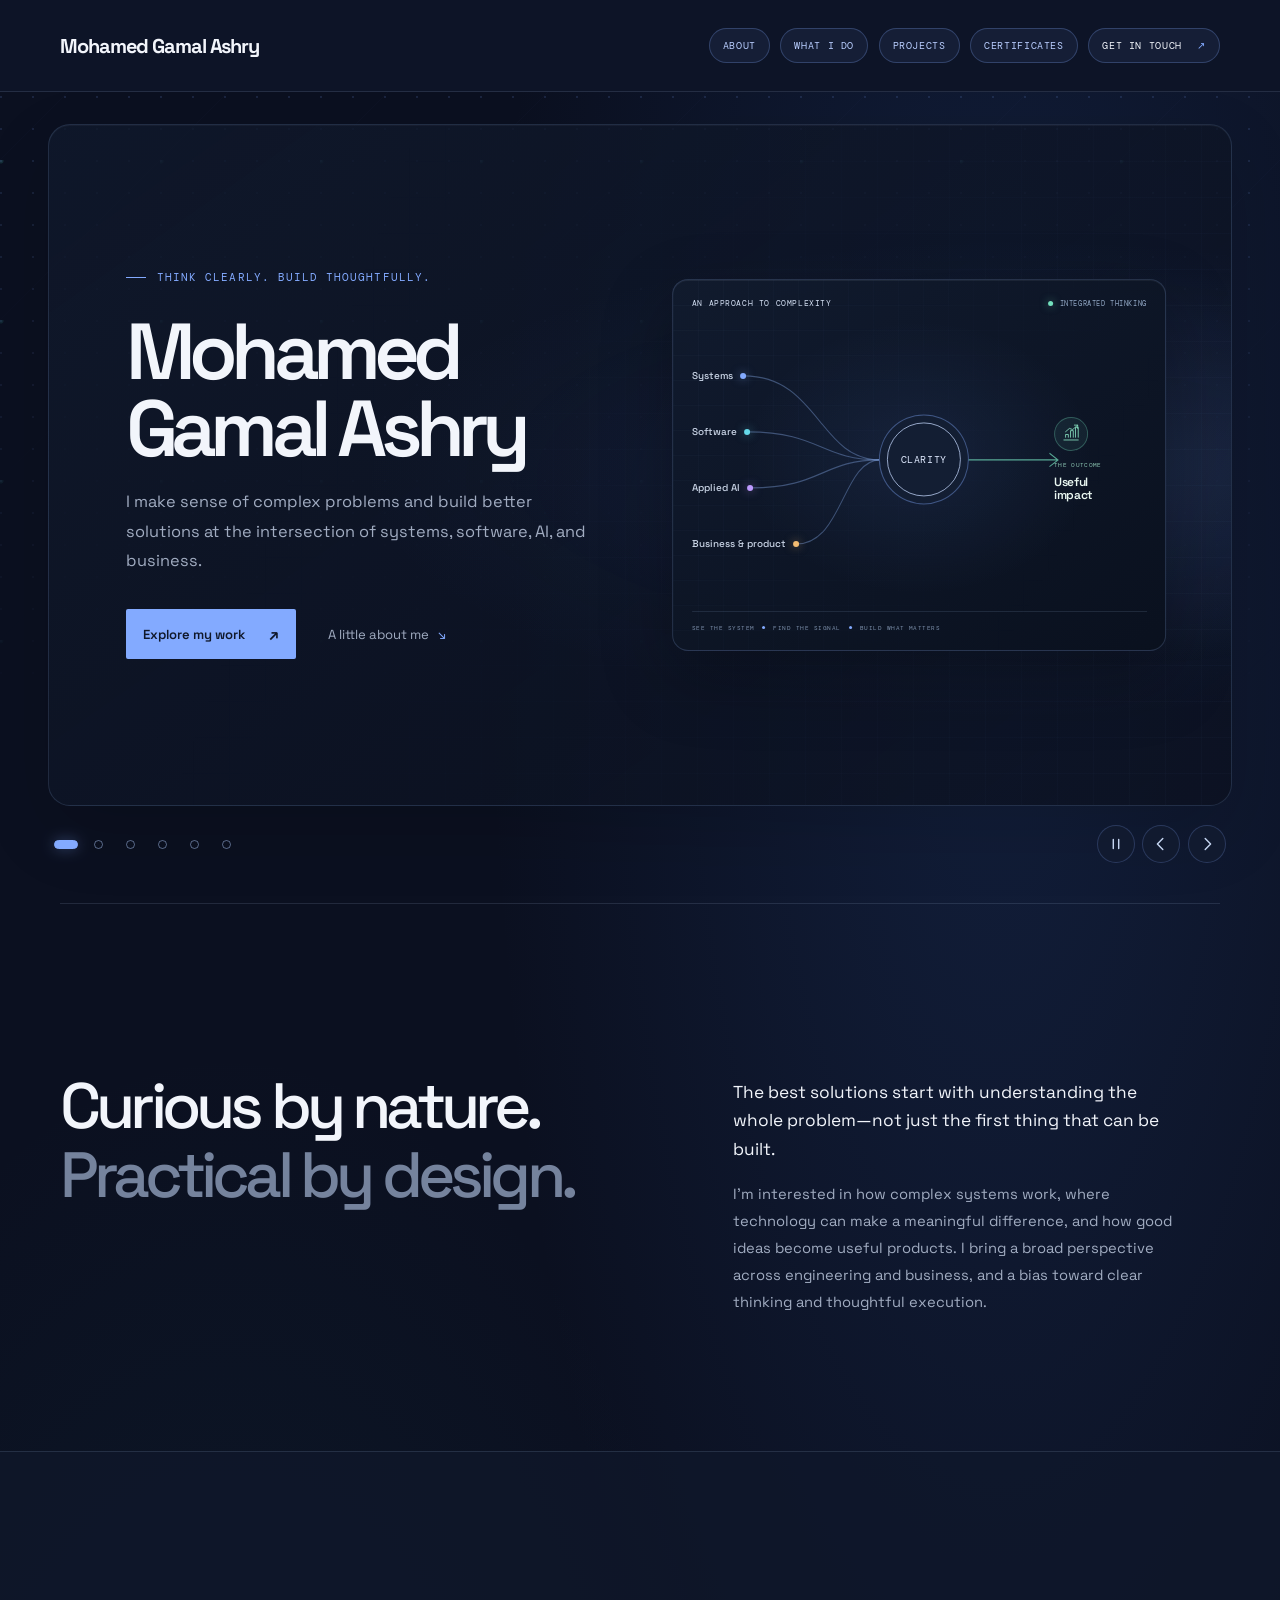
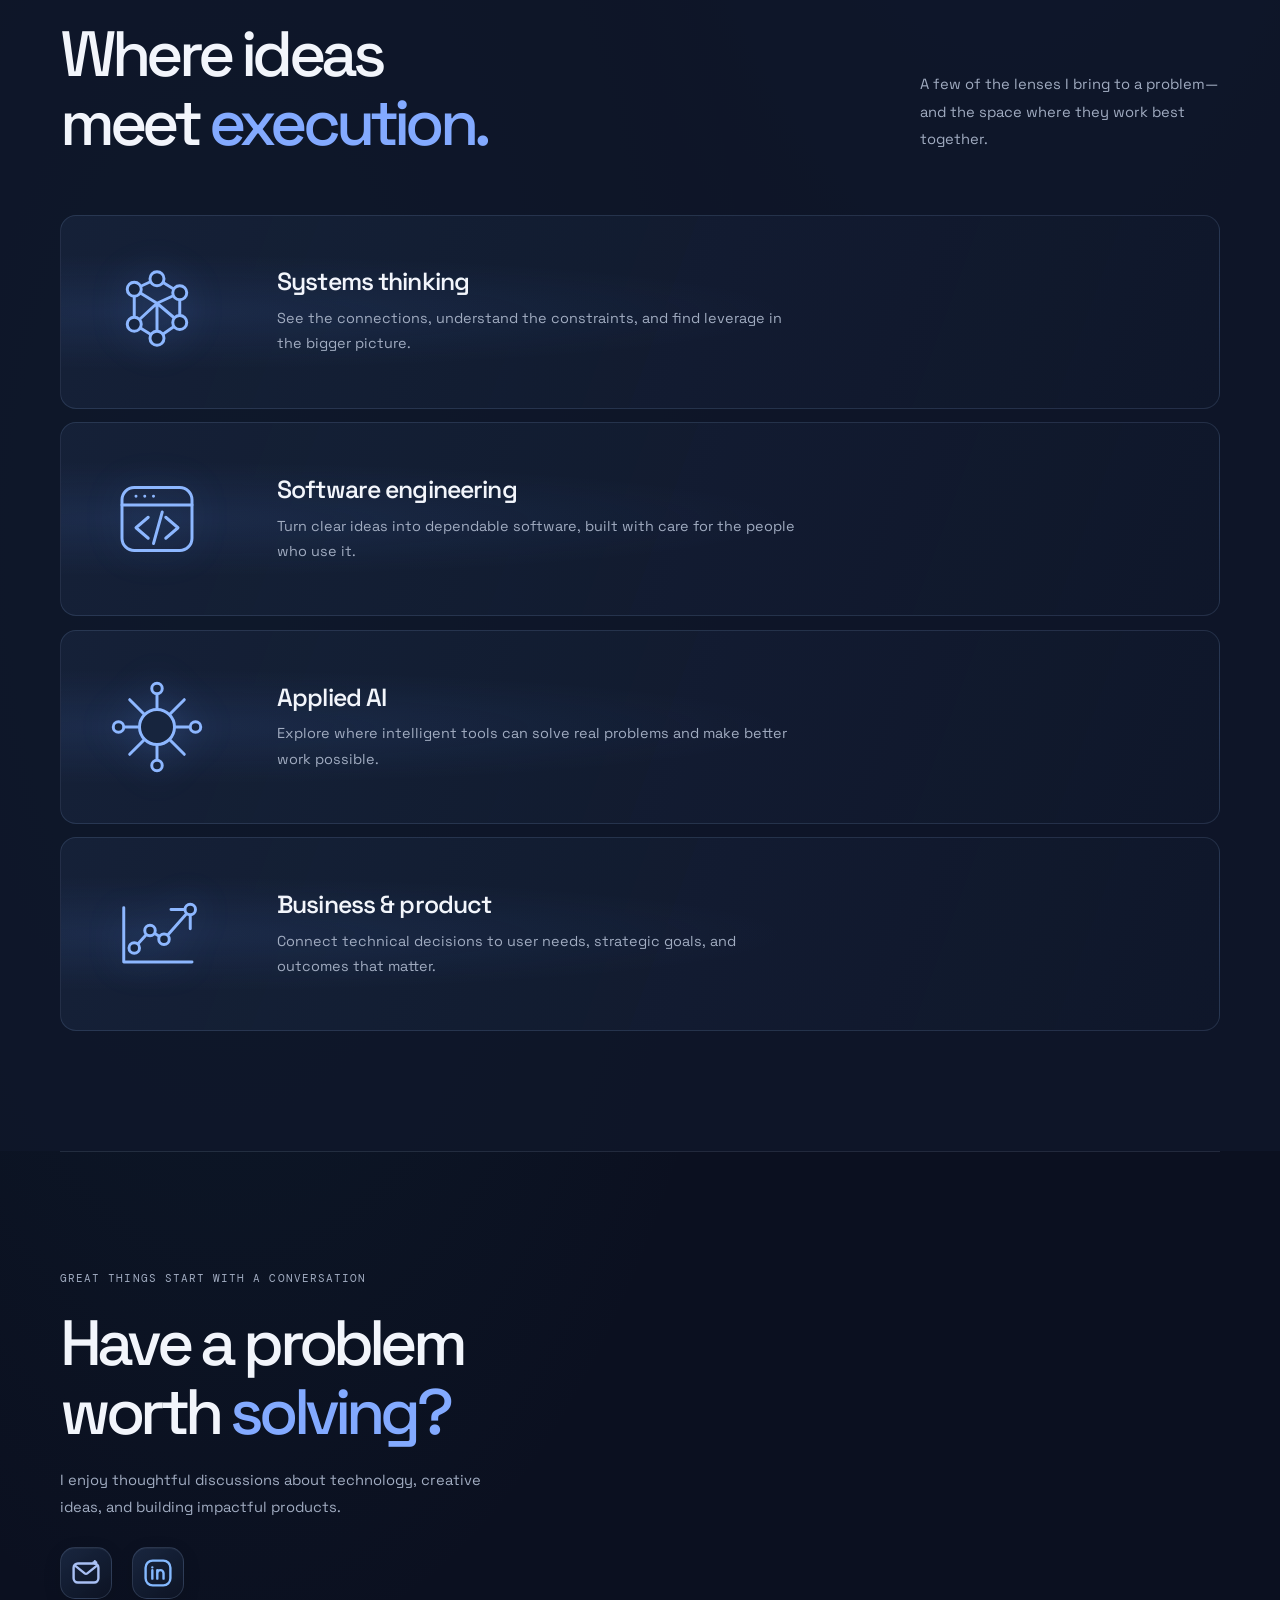
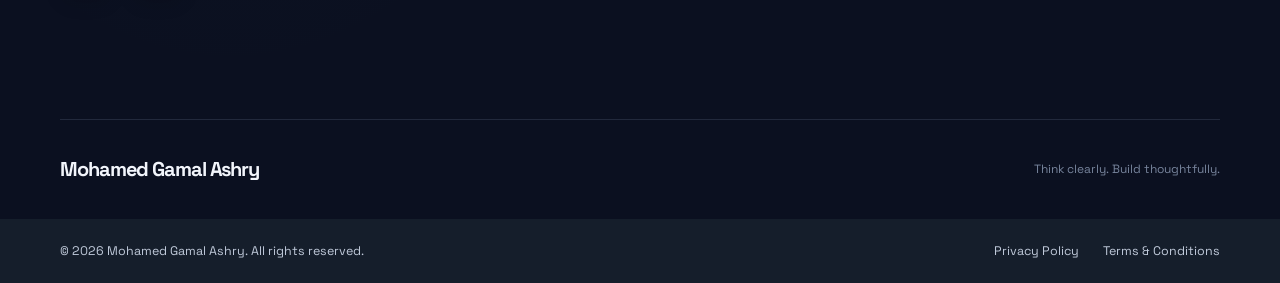
<file: index.html>
<!doctype html>
<html lang="en">
<head>
    <meta charset="UTF-8">
    <meta name="viewport" content="width=device-width, initial-scale=1">
    <meta name="theme-color" content="#0b1020">
    <meta name="description" content="Mohamed Gamal Ashry connects systems thinking, software engineering, applied AI, and product strategy to solve complex problems and build useful solutions.">
    <link rel="canonical" href="https://mgashry.com/">
    <meta property="og:type" content="website">
    <meta property="og:site_name" content="Mohamed Gamal Ashry">
    <meta property="og:url" content="https://mgashry.com/">
    <meta property="og:title" content="Mohamed Gamal Ashry | Systems, Software &amp; Applied AI">
    <meta property="og:description" content="Systems thinking, software engineering, applied AI, and product strategy for solving complex problems and building useful solutions.">
    <title>Mohamed Gamal Ashry | Systems, Software &amp; Applied AI</title>
    <script type="application/ld+json">
        {
            "@context": "https://schema.org",
            "@type": "Person",
            "@id": "https://mgashry.com/#person",
            "name": "Mohamed Gamal Ashry",
            "url": "https://mgashry.com/",
            "description": "Connects systems thinking, software engineering, applied AI, and product strategy to solve complex problems and build useful solutions.",
            "knowsAbout": [
                "Systems thinking",
                "Software engineering",
                "Applied artificial intelligence",
                "Product strategy"
            ],
            "sameAs": [
                "https://www.linkedin.com/in/mohamedgamalashry"
            ]
        }
    </script>
    <link rel="preconnect" href="https://fonts.googleapis.com">
    <link rel="preconnect" href="https://fonts.gstatic.com" crossorigin>
    <link href="https://fonts.googleapis.com/css2?family=DM+Mono:wght@400;500&family=Space+Grotesk:wght@400;500;600;700&display=swap" rel="stylesheet">
    <link rel="stylesheet" href="style.css">
</head>
<body>
    <a class="skip-link" href="#main">Skip to content</a>

    <header class="site-header">
        <a class="wordmark" href="#top" aria-label="Mohamed Gamal Ashry, home">Mohamed Gamal Ashry</a>
        <button class="nav-toggle" type="button" aria-expanded="false" aria-controls="site-navigation" aria-label="Open navigation menu">
            <span class="nav-toggle-icon" aria-hidden="true"><span></span><span></span><span></span></span>
            <span class="nav-toggle-label">Menu</span>
        </button>
        <nav class="main-nav" id="site-navigation" aria-label="Main navigation">
            <a href="#about">About</a>
            <a href="#focus">What I do</a>
            <a href="projects.html">Projects</a>
            <a href="certificates.html">Certificates</a>
            <a class="nav-contact" href="#contact">Get in touch <span aria-hidden="true">↗</span></a>
        </nav>
    </header>

    <main id="main">
        <section class="hero-journey section-shell" id="top" aria-label="A journey through my work">
            <div class="journey-viewport" data-journey role="region" aria-roledescription="carousel" aria-label="Portfolio highlights" tabindex="0">
                <div class="journey-track" id="journey-slides">
                    <article class="journey-slide journey-intro" role="group" aria-roledescription="slide" aria-label="1 of 6: Introduction" aria-labelledby="hero-title">
                        <div class="journey-copy">
                            <p class="journey-eyebrow">THINK CLEARLY. BUILD THOUGHTFULLY.</p>
                            <h1 id="hero-title">Mohamed<br>Gamal Ashry</h1>
                            <p class="hero-description">I make sense of complex problems and build better solutions at the intersection of systems, software, AI, and business.</p>
                            <div class="hero-actions">
                                <a class="button button-primary" href="projects.html">Explore my work <span aria-hidden="true">↗</span></a>
                                <a class="text-link" href="#about">A little about me <span aria-hidden="true">↘</span></a>
                            </div>
                        </div>
                        <div class="journey-visual intro-visual" aria-hidden="true">
                            <div class="approach-panel">
                                <div class="approach-heading">
                                    <span>AN APPROACH TO COMPLEXITY</span>
                                    <span class="approach-status"><i></i> INTEGRATED THINKING</span>
                                </div>
                                <div class="approach-diagram">
                                    <div class="approach-disciplines">
                                        <span class="discipline-systems">Systems<i></i></span>
                                        <span class="discipline-software">Software<i></i></span>
                                        <span class="discipline-ai">Applied AI<i></i></span>
                                        <span class="discipline-product">Business &amp; product<i></i></span>
                                    </div>
                                    <svg class="approach-connections" viewBox="0 0 480 250" preserveAspectRatio="none" fill="none">
                                        <path class="approach-input-line"></path>
                                        <path class="approach-input-line"></path>
                                        <path class="approach-input-line"></path>
                                        <path class="approach-input-line"></path>
                                        <path class="approach-outcome-line" d="M289 125h97m-9-6 9 6-9 6"></path>
                                    </svg>
                                    <div class="approach-core-label">CLARITY</div>
                                    <div class="approach-outcome">
                                        <svg viewBox="0 0 40 40" fill="none">
                                            <path d="M7 31h26M10 26v-5h5v5m4 0V14h5v12m4 0V8h5v18"></path>
                                            <path d="m10 16 7-6 6 2 9-8m-6 0h6v6"></path>
                                        </svg>
                                        <span>THE OUTCOME</span>
                                        <strong>Useful<br>impact</strong>
                                    </div>
                                </div>
                                <div class="approach-footer">
                                    <span>SEE THE SYSTEM</span><i></i><span>FIND THE SIGNAL</span><i></i><span>BUILD WHAT MATTERS</span>
                                </div>
                            </div>
                        </div>
                    </article>

                    <article class="journey-slide journey-topic topic-systems" role="group" aria-roledescription="slide" aria-label="2 of 6: Systems thinking" aria-labelledby="systems-slide-title">
                        <div class="journey-copy">
                            <p class="journey-eyebrow">01 — SEE THE WHOLE PICTURE</p>
                            <h2 id="systems-slide-title">Systems<br><span>thinking.</span></h2>
                            <p class="hero-description">Understand how people, processes, and technology connect—then find the leverage point that makes the whole system work better.</p>
                            <p class="journey-note">Map relationships. Reveal constraints. Make better decisions.</p>
                        </div>
                        <div class="journey-visual network-visual" aria-hidden="true">
                            <svg class="systems-map" viewBox="0 0 480 340" fill="none">
                                <defs>
                                    <pattern id="systems-grid" width="24" height="24" patternUnits="userSpaceOnUse">
                                        <path d="M24 0H0v24" class="systems-grid-line"></path>
                                    </pattern>
                                    <marker id="systems-arrow" markerWidth="7" markerHeight="7" refX="5.5" refY="3.5" orient="auto">
                                        <path d="m1 1 4 2.5L1 6" class="systems-arrowhead"></path>
                                    </marker>
                                </defs>
                                <rect class="systems-map-surface" x="1" y="1" width="478" height="338" rx="18"></rect>
                                <rect x="1" y="1" width="478" height="338" rx="18" fill="url(#systems-grid)"></rect>
                                <text class="systems-map-kicker" x="25" y="31">SYSTEM MAP</text>
                                <circle class="systems-live-dot" cx="355" cy="27" r="3"></circle>
                                <text class="systems-map-status" x="366" y="30">FEEDBACK LOOP ACTIVE</text>
                                <path class="systems-flow" d="M165 107H315" marker-end="url(#systems-arrow)"></path>
                                <path class="systems-flow" d="M384 140V198" marker-end="url(#systems-arrow)"></path>
                                <path class="systems-flow" d="M315 231H165" marker-end="url(#systems-arrow)"></path>
                                <path class="systems-flow" d="M96 198V140" marker-end="url(#systems-arrow)"></path>
                                <text class="systems-flow-label" x="239" y="98" text-anchor="middle">INFLUENCE</text>
                                <text class="systems-flow-label" x="396" y="172">EFFECT</text>
                                <text class="systems-flow-label" x="240" y="250" text-anchor="middle">FEEDBACK</text>
                                <text class="systems-flow-label" x="26" y="172">NEEDS</text>
                                <path class="systems-leverage-link" d="M240 122v18m0 58v18"></path>
                                <circle class="systems-leverage-halo" cx="240" cy="169" r="38"></circle>
                                <circle class="systems-leverage-core" cx="240" cy="169" r="27"></circle>
                                <path class="systems-leverage-spark" d="m240 155 3.5 10.5L254 169l-10.5 3.5L240 183l-3.5-10.5L226 169l10.5-3.5L240 155Z"></path>
                                <text class="systems-leverage-label" x="240" y="210" text-anchor="middle">LEVERAGE POINT</text>
                                <g class="systems-node systems-node-people">
                                    <rect x="27" y="76" width="138" height="64" rx="11"></rect>
                                    <circle class="systems-node-icon" cx="48" cy="101" r="7"></circle>
                                    <path class="systems-node-icon" d="M37 120c1.5-7 5-10 11-10s9.5 3 11 10"></path>
                                    <text class="systems-node-overline" x="67" y="100">PEOPLE</text>
                                    <text class="systems-node-label" x="67" y="118">Needs &amp; choices</text>
                                </g>
                                <g class="systems-node systems-node-process">
                                    <rect x="315" y="76" width="138" height="64" rx="11"></rect>
                                    <circle class="systems-node-icon" cx="337" cy="98" r="4"></circle>
                                    <circle class="systems-node-icon" cx="348" cy="108" r="4"></circle>
                                    <circle class="systems-node-icon" cx="337" cy="119" r="4"></circle>
                                    <path class="systems-node-icon" d="m340 101 5 5m-5 9 5-5"></path>
                                    <text class="systems-node-overline" x="361" y="100">PROCESS</text>
                                    <text class="systems-node-label" x="361" y="118">How work flows</text>
                                </g>
                                <g class="systems-node systems-node-outcomes">
                                    <rect x="315" y="198" width="138" height="64" rx="11"></rect>
                                    <path class="systems-node-icon" d="M335 242v-12h6v12m4 0v-20h6v20m4 0v-8h6v8"></path>
                                    <text class="systems-node-overline" x="367" y="222">OUTCOMES</text>
                                    <text class="systems-node-label" x="367" y="240">What changes</text>
                                </g>
                                <g class="systems-node systems-node-technology">
                                    <rect x="27" y="198" width="138" height="64" rx="11"></rect>
                                    <rect class="systems-node-icon" x="37" y="216" width="22" height="16" rx="2"></rect>
                                    <path class="systems-node-icon" d="M42 237h12m-6-5v5"></path>
                                    <text class="systems-node-overline" x="67" y="222">TECHNOLOGY</text>
                                    <text class="systems-node-label" x="67" y="240">Tools &amp; systems</text>
                                </g>
                                <path class="systems-map-divider" d="M24 289h432"></path>
                                <text class="systems-map-footer" x="25" y="311">CHANGE ONE PART. WATCH THE WHOLE SYSTEM RESPOND.</text>
                            </svg>
                            <span class="visual-caption">SEE THE CONNECTIONS. FIND THE LEVERAGE.</span>
                        </div>
                    </article>

                    <article class="journey-slide journey-topic topic-software" role="group" aria-roledescription="slide" aria-label="3 of 6: Software engineering" aria-labelledby="software-slide-title">
                        <div class="journey-copy">
                            <p class="journey-eyebrow">02 — TURN IDEAS INTO TOOLS</p>
                            <h2 id="software-slide-title">Software<br><span>engineering.</span></h2>
                            <p class="hero-description">Build dependable digital products with thoughtful engineering, clear architecture, and care for the people who rely on them.</p>
                            <p class="journey-note">Thoughtful foundations. Useful details. Reliable outcomes.</p>
                        </div>
                        <div class="journey-visual code-visual" aria-hidden="true">
                            <div class="code-window">
                                <div class="code-window-bar"><i></i><i></i><i></i><span>build-something-useful</span></div>
                                <div class="code-lines">
                                    <span><b>01</b><i>const</i> idea = <em>"real problem"</em>;</span>
                                    <span><b>02</b><i>const</i> solution = <strong>design(idea);</strong></span>
                                    <span><b>03</b></span>
                                    <span><b>04</b><i>while</i> (usersNeedIt) {</span>
                                    <span><b>05</b><strong class="indent">buildWithCare(solution);</strong></span>
                                    <span><b>06</b><strong class="indent">makeItBetter();</strong></span>
                                    <span><b>07</b>}</span>
                                    <span><b>08</b></span>
                                    <span><b>09</b><i>return</i> <em>"useful impact"</em>;</span>
                                </div>
                                <div class="code-status"><span></span> BUILT WITH INTENTION</div>
                            </div>
                            <span class="visual-caption">IDEA → IMPLEMENTATION</span>
                        </div>
                    </article>

                    <article class="journey-slide journey-topic topic-ai" role="group" aria-roledescription="slide" aria-label="4 of 6: Applied AI" aria-labelledby="ai-slide-title">
                        <div class="journey-copy">
                            <p class="journey-eyebrow">03 — MAKE INTELLIGENCE USEFUL</p>
                            <h2 id="ai-slide-title">Applied<br><span>intelligence.</span></h2>
                            <p class="hero-description">Explore where AI can meaningfully help: augmenting human capability, simplifying complex work, and opening up new possibilities.</p>
                            <p class="journey-note">Human-centered. Purpose-led. Grounded in real needs.</p>
                        </div>
                        <div class="journey-visual ai-visual" aria-hidden="true">
                            <div class="ai-radar radar-one"></div>
                            <div class="ai-radar radar-two"></div>
                            <div class="ai-radar radar-three"></div>
                            <svg viewBox="0 0 340 340" fill="none">
                                <path d="M170 49v242M49 170h242M84 84l172 172m0-172L84 256"></path>
                                <path d="m170 103 17 50 50 17-50 17-17 50-17-50-50-17 50-17 17-50Z"></path>
                                <circle cx="170" cy="170" r="21"></circle>
                                <circle cx="170" cy="49" r="7"></circle>
                                <circle cx="291" cy="170" r="7"></circle>
                                <circle cx="170" cy="291" r="7"></circle>
                                <circle cx="49" cy="170" r="7"></circle>
                                <circle cx="84" cy="84" r="5"></circle>
                                <circle cx="256" cy="84" r="5"></circle>
                                <circle cx="84" cy="256" r="5"></circle>
                                <circle cx="256" cy="256" r="5"></circle>
                            </svg>
                            <span class="ai-label label-human">HUMAN NEEDS</span>
                            <span class="ai-label label-intelligence">INTELLIGENCE</span>
                            <span class="visual-caption">AMPLIFY WHAT PEOPLE CAN DO</span>
                        </div>
                    </article>

                    <article class="journey-slide journey-topic topic-product" role="group" aria-roledescription="slide" aria-label="5 of 6: Business and product" aria-labelledby="product-slide-title">
                        <div class="journey-copy">
                            <p class="journey-eyebrow">04 — CONNECT TECH TO VALUE</p>
                            <h2 id="product-slide-title">Business<br><span>&amp; product.</span></h2>
                            <p class="hero-description">Bring technology, customer needs, and business strategy together to create products that solve the right problems.</p>
                            <p class="journey-note">Start with people. Align on outcomes. Deliver lasting value.</p>
                        </div>
                        <div class="journey-visual product-visual" aria-hidden="true">
                            <div class="product-diagram">
                                <svg class="product-connections" viewBox="0 0 340 340" fill="none">
                                    <path d="M52 105C69 155 119 184 170 220M170 105v115m118-115c-17 50-67 79-118 115"></path>
                                </svg>
                                <div class="product-circle circle-user"><span>USER<br>NEEDS</span></div>
                                <div class="product-circle circle-tech"><span>TECH<br>CAPABILITY</span></div>
                                <div class="product-circle circle-business"><span>BUSINESS<br>VALUE</span></div>
                                <div class="product-center"><span>USEFUL<br>PRODUCT</span></div>
                            </div>
                            <span class="visual-caption">ALIGN CUSTOMER NEEDS, CAPABILITY &amp; VALUE.</span>
                        </div>
                    </article>

                    <article class="journey-slide journey-topic topic-projects" role="group" aria-roledescription="slide" aria-label="6 of 6: Projects" aria-labelledby="projects-slide-title">
                        <div class="journey-copy">
                            <p class="journey-eyebrow">05 — IDEAS, MADE REAL</p>
                            <h2 id="projects-slide-title">Built for<br><span>what’s next.</span></h2>
                            <p class="hero-description">The best way to understand an idea is to see it in action. A collection of projects is getting ready to launch.</p>
                            <div class="hero-actions">
                                <a class="button button-primary" href="projects.html">See the projects page <span aria-hidden="true">↗</span></a>
                                <a class="text-link" href="#contact">Let’s talk <span aria-hidden="true">↘</span></a>
                            </div>
                        </div>
                        <div class="journey-visual launch-visual" aria-hidden="true">
                            <div class="launch-grid"></div>
                            <div class="launch-orbit launch-orbit-one"></div>
                            <div class="launch-orbit launch-orbit-two"></div>
                            <div class="launch-core"><span></span></div>
                            <div class="launch-trail"></div>
                            <span class="launch-status"><i></i> PREPARING FOR LAUNCH</span>
                            <span class="visual-caption">MORE SOON</span>
                        </div>
                    </article>
                </div>
            </div>
            <div class="journey-controls" aria-controls="journey-slides">
                <div class="journey-pagination" role="group" aria-label="Choose a slide">
                    <button type="button" aria-label="Show introduction" aria-current="step"></button>
                    <button type="button" aria-label="Show systems thinking"></button>
                    <button type="button" aria-label="Show software engineering"></button>
                    <button type="button" aria-label="Show applied AI"></button>
                    <button type="button" aria-label="Show business and product"></button>
                    <button type="button" aria-label="Show projects"></button>
                </div>
                <div class="journey-actions">
                    <button class="journey-play" type="button" aria-label="Pause automatic slides" title="Pause automatic slides">
                        <svg class="pause-icon" viewBox="0 0 20 20" aria-hidden="true"><path d="M7 5v10m6-10v10"></path></svg>
                        <svg class="play-icon" viewBox="0 0 20 20" aria-hidden="true"><path d="m7 4 9 6-9 6V4Z"></path></svg>
                    </button>
                    <button class="journey-prev" type="button" aria-label="Previous slide" title="Previous slide">
                        <svg viewBox="0 0 20 20" aria-hidden="true"><path d="m12 4-6 6 6 6"></path></svg>
                    </button>
                    <button class="journey-next" type="button" aria-label="Next slide" title="Next slide">
                        <svg viewBox="0 0 20 20" aria-hidden="true"><path d="m8 4 6 6-6 6"></path></svg>
                    </button>
                </div>
            </div>
        </section>

        <section class="about section-shell section-block" id="about" aria-labelledby="about-title">
            <div class="about-content" data-reveal>
                <h2 id="about-title">Curious by nature.<br><span>Practical by design.</span></h2>
                <div class="about-details">
                    <p class="lead">The best solutions start with understanding the whole problem—not just the first thing that can be built.</p>
                    <p>I’m interested in how complex systems work, where technology can make a meaningful difference, and how good ideas become useful products. I bring a broad perspective across engineering and business, and a bias toward clear thinking and thoughtful execution.</p>
                </div>
            </div>
        </section>

        <section class="focus section-block" id="focus" aria-labelledby="focus-title">
            <div class="section-shell">
                <div class="focus-heading" data-reveal>
                    <h2 id="focus-title">Where ideas<br>meet <span>execution.</span></h2>
                    <p>A few of the lenses I bring to a problem—and the space where they work best together.</p>
                </div>
                <div class="focus-grid">
                    <article class="focus-card" data-reveal>
                        <div class="card-icon" aria-hidden="true">
                            <svg viewBox="0 0 64 64" fill="none">
                                <path d="M19 19 32 13l13 8v17l-13 9-13-8V19Z"></path>
                                <path d="m19 19 13 8 13-6M32 27v20M19 39l13-12 13 11"></path>
                                <circle cx="19" cy="19" r="4"></circle>
                                <circle cx="32" cy="13" r="4"></circle>
                                <circle cx="45" cy="21" r="4"></circle>
                                <circle cx="45" cy="38" r="4"></circle>
                                <circle cx="32" cy="47" r="4"></circle>
                                <circle cx="19" cy="39" r="4"></circle>
                            </svg>
                        </div>
                        <div class="focus-card-copy">
                            <h3>Systems thinking</h3>
                            <p>See the connections, understand the constraints, and find leverage in the bigger picture.</p>
                        </div>
                    </article>
                    <article class="focus-card" data-reveal>
                        <div class="card-icon" aria-hidden="true">
                            <svg viewBox="0 0 64 64" fill="none">
                                <rect x="12" y="14" width="40" height="36" rx="7"></rect>
                                <path d="M12 24h40M20 19h.01M25 19h.01M30 19h.01"></path>
                                <path d="m27 31-7 6 7 6m10-12 7 6-7 6m-2-15-5 18"></path>
                            </svg>
                        </div>
                        <div class="focus-card-copy">
                            <h3>Software engineering</h3>
                            <p>Turn clear ideas into dependable software, built with care for the people who use it.</p>
                        </div>
                    </article>
                    <article class="focus-card" data-reveal>
                        <div class="card-icon" aria-hidden="true">
                            <svg viewBox="0 0 64 64" fill="none">
                                <path d="M32 10v44M10 32h44M16.4 16.4l31.2 31.2m0-31.2L16.4 47.6"></path>
                                <circle cx="32" cy="32" r="10"></circle>
                                <circle cx="32" cy="10" r="3"></circle>
                                <circle cx="54" cy="32" r="3"></circle>
                                <circle cx="32" cy="54" r="3"></circle>
                                <circle cx="10" cy="32" r="3"></circle>
                            </svg>
                        </div>
                        <div class="focus-card-copy">
                            <h3>Applied AI</h3>
                            <p>Explore where intelligent tools can solve real problems and make better work possible.</p>
                        </div>
                    </article>
                    <article class="focus-card" data-reveal>
                        <div class="card-icon" aria-hidden="true">
                            <svg viewBox="0 0 64 64" fill="none">
                                <path d="M13 48V17m0 31h39"></path>
                                <path d="m19 40 9-10 8 5 15-17"></path>
                                <path d="M40 18h11v11"></path>
                                <circle cx="19" cy="40" r="3"></circle>
                                <circle cx="28" cy="30" r="3"></circle>
                                <circle cx="36" cy="35" r="3"></circle>
                                <circle cx="51" cy="18" r="3"></circle>
                            </svg>
                        </div>
                        <div class="focus-card-copy">
                            <h3>Business &amp; product</h3>
                            <p>Connect technical decisions to user needs, strategic goals, and outcomes that matter.</p>
                        </div>
                    </article>
                </div>
            </div>
        </section>

        <section class="contact section-shell section-block" id="contact" aria-labelledby="contact-title">
            <div class="contact-content" data-reveal>
                <p class="eyebrow">GREAT THINGS START WITH A CONVERSATION</p>
                <h2 id="contact-title">Have a problem<br>worth <span>solving?</span></h2>
                <p>I enjoy thoughtful discussions about technology, creative ideas, and building impactful products.</p>
                <div class="contact-links">
                    <a class="social-link email-link" href="mailto:mga.ashry@gmail.com" aria-label="Email Mohamed Gamal Ashry at mga.ashry@gmail.com" title="Email mga.ashry@gmail.com">
                        <svg aria-hidden="true" viewBox="0 0 24 24" focusable="false">
                            <rect x="3.25" y="5.25" width="17.5" height="13.5" rx="3"></rect>
                            <path d="m4.5 7 6.58 5.26a1.5 1.5 0 0 0 1.84 0L19.5 7"></path>
                            <path class="icon-spark" d="M18.25 3.5v2m1-1h-2"></path>
                        </svg>
                    </a>
                    <a class="social-link linkedin-link" href="https://www.linkedin.com/in/mohamedgamalashry" target="_blank" rel="noopener noreferrer" aria-label="Visit Mohamed Gamal Ashry on LinkedIn" title="Visit LinkedIn profile">
                        <svg aria-hidden="true" viewBox="0 0 24 24" focusable="false">
                            <rect x="3.25" y="3.25" width="17.5" height="17.5" rx="5"></rect>
                            <path d="M8 10v6m0-8v.01M11.5 16v-6m0 2.2a2.2 2.2 0 0 1 4.4 0V16"></path>
                        </svg>
                    </a>
                </div>
            </div>
        </section>
    </main>

    <footer class="site-footer">
        <div class="site-footer-main section-shell">
            <a class="wordmark" href="#top" aria-label="Back to top">Mohamed Gamal Ashry</a>
            <p>Think clearly. Build thoughtfully.</p>
            <a class="back-to-top" href="#top" aria-label="Back to top" title="Back to top">
                <svg viewBox="0 0 48 48" aria-hidden="true" focusable="false">
                    <circle class="scroll-progress-track" cx="24" cy="24" r="20"></circle>
                    <circle class="scroll-progress-ring" cx="24" cy="24" r="20"></circle>
                    <path class="back-to-top-arrow" d="M24 31V17m-6 6 6-6 6 6"></path>
                </svg>
            </a>
        </div>
        <div class="legal-bar">
            <div class="legal-bar-inner section-shell">
                <p>© <time datetime="2026">2026</time> Mohamed Gamal Ashry. All rights reserved.</p>
                <nav aria-label="Legal">
                    <a href="privacy-policy.html">Privacy Policy</a>
                    <a href="terms.html">Terms &amp; Conditions</a>
                </nav>
            </div>
        </div>
    </footer>
    <script src="site.js" defer></script>
</body>
</html>
</file>
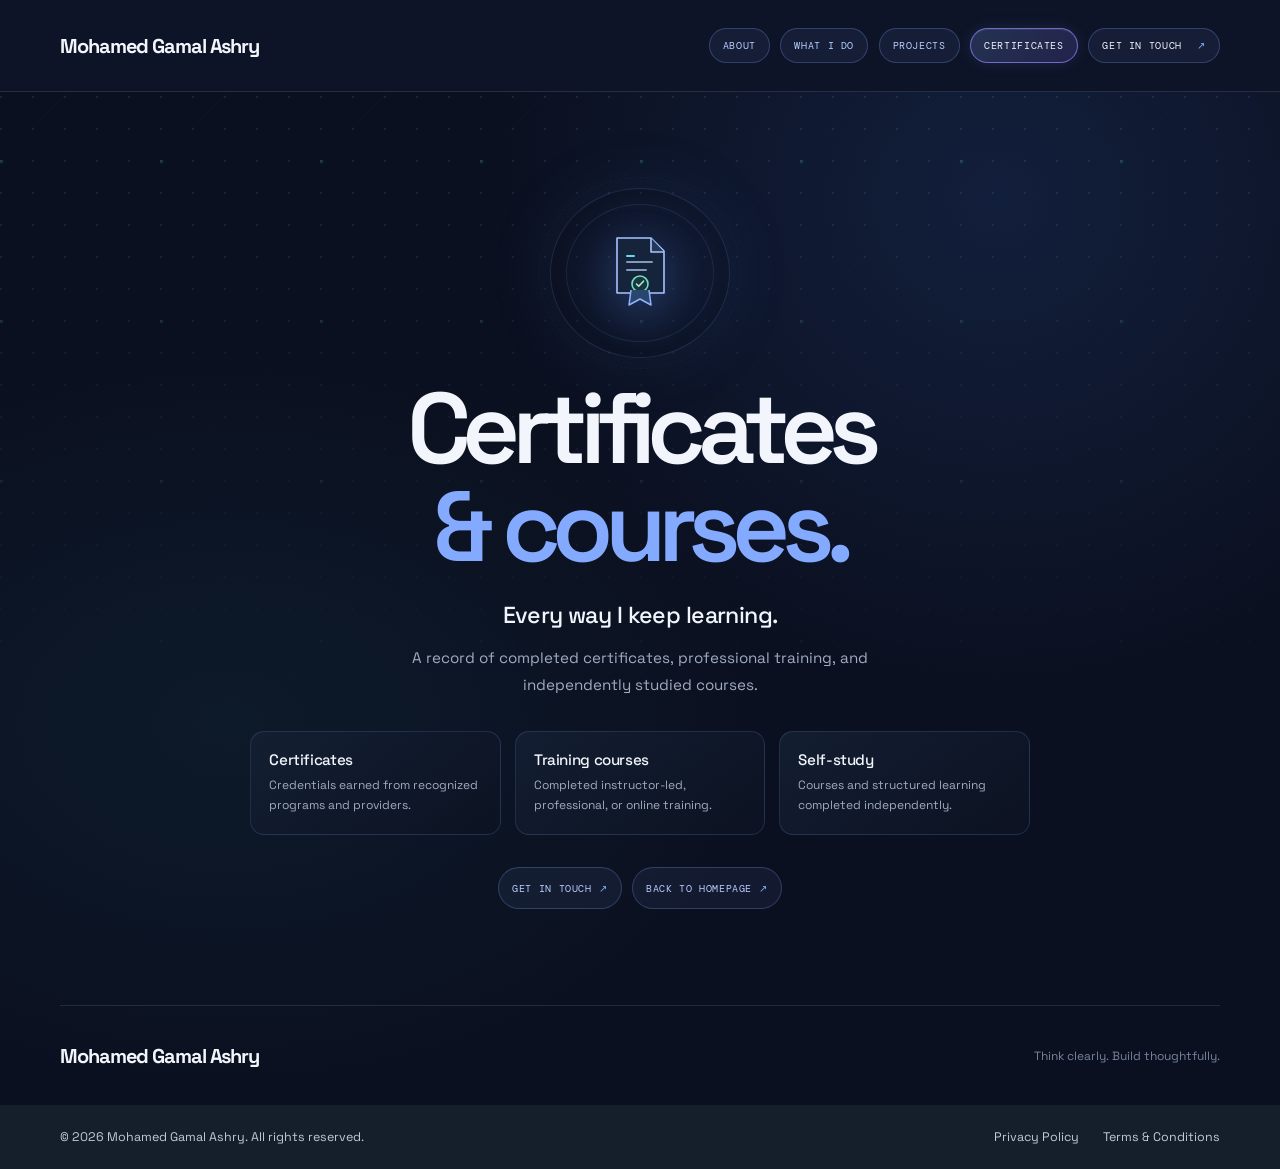
<file: certificates.html>
<!doctype html>
<html lang="en">
<head>
    <meta charset="UTF-8">
    <meta name="viewport" content="width=device-width, initial-scale=1">
    <meta name="theme-color" content="#0b1020">
    <meta name="description" content="Explore certificates, completed training, and self-studied courses in Mohamed Gamal Ashry's learning portfolio.">
    <link rel="canonical" href="https://mgashry.com/certificates.html">
    <meta property="og:type" content="website">
    <meta property="og:site_name" content="Mohamed Gamal Ashry">
    <meta property="og:url" content="https://mgashry.com/certificates.html">
    <meta property="og:title" content="Certificates | Mohamed Gamal Ashry">
    <meta property="og:description" content="A record of certificates, completed training, and self-studied courses in Mohamed Gamal Ashry's learning portfolio.">
    <title>Certificates &amp; Courses | Mohamed Gamal Ashry</title>
    <link rel="preconnect" href="https://fonts.googleapis.com">
    <link rel="preconnect" href="https://fonts.gstatic.com" crossorigin>
    <link href="https://fonts.googleapis.com/css2?family=DM+Mono:wght@400;500&family=Space+Grotesk:wght@400;500;600;700&display=swap" rel="stylesheet">
    <link rel="stylesheet" href="style.css">
</head>
<body class="coming-soon-page">
    <a class="skip-link" href="#main">Skip to content</a>

    <header class="site-header" id="top">
        <a class="wordmark" href="index.html" aria-label="Mohamed Gamal Ashry, home">Mohamed Gamal Ashry</a>
        <button class="nav-toggle" type="button" aria-expanded="false" aria-controls="site-navigation" aria-label="Open navigation menu">
            <span class="nav-toggle-icon" aria-hidden="true"><span></span><span></span><span></span></span>
            <span class="nav-toggle-label">Menu</span>
        </button>
        <nav class="main-nav" id="site-navigation" aria-label="Main navigation">
            <a href="index.html#about">About</a>
            <a href="index.html#focus">What I do</a>
            <a href="projects.html">Projects</a>
            <a href="certificates.html" aria-current="page">Certificates</a>
            <a class="nav-contact" href="index.html#contact">Get in touch <span aria-hidden="true">↗</span></a>
        </nav>
    </header>

    <main class="coming-soon-main section-shell" id="main">
        <section class="coming-soon-content" aria-labelledby="certificates-title">
            <div class="rocket-scene" aria-hidden="true">
                <svg class="certificate-illustration" viewBox="0 0 96 96" fill="none">
                    <path d="M25 13h34l13 13v42H25V13Z" fill="#16243B" stroke="#A9C4FF" stroke-width="1.6" stroke-linejoin="round"/>
                    <path d="M59 13v14h13" fill="#243858" stroke="#A9C4FF" stroke-width="1.6" stroke-linejoin="round"/>
                    <path d="M35 37h25M35 45h19" stroke="#8199BC" stroke-width="2" stroke-linecap="round"/>
                    <circle cx="48" cy="59" r="8" fill="#1A3540" stroke="#73E0BD" stroke-width="1.6"/>
                    <path d="m44.5 59 2.2 2.2 4.8-5" stroke="#A3F0D5" stroke-width="1.6" stroke-linecap="round" stroke-linejoin="round"/>
                    <path d="m39 65-2 15 11-6 11 6-2-15" fill="#29466C" stroke="#91B2FF" stroke-width="1.5" stroke-linejoin="round"/>
                    <path d="M35 31h7" stroke="#65D9E9" stroke-width="2" stroke-linecap="round"/>
                </svg>
            </div>

            <h1 id="certificates-title">Certificates<br><span>&amp; courses.</span></h1>
            <p class="coming-soon-lead">Every way I keep learning.</p>
            <p class="coming-soon-description">A record of completed certificates, professional training, and independently studied courses.</p>
            <div class="certificate-types" aria-label="Types of learning included">
                <article class="certificate-type">
                    <h2>Certificates</h2>
                    <p>Credentials earned from recognized programs and providers.</p>
                </article>
                <article class="certificate-type">
                    <h2>Training courses</h2>
                    <p>Completed instructor-led, professional, or online training.</p>
                </article>
                <article class="certificate-type">
                    <h2>Self-study</h2>
                    <p>Courses and structured learning completed independently.</p>
                </article>
            </div>
            <div class="certificate-actions">
                <a class="certificate-action" href="index.html#contact">Get in touch <span aria-hidden="true">↗</span></a>
                <a class="certificate-action" href="index.html">Back to homepage <span aria-hidden="true">↗</span></a>
            </div>
        </section>
    </main>

    <footer class="site-footer">
        <div class="site-footer-main section-shell">
            <a class="wordmark" href="index.html" aria-label="Mohamed Gamal Ashry, home">Mohamed Gamal Ashry</a>
            <p>Think clearly. Build thoughtfully.</p>
            <a class="back-to-top" href="#top" aria-label="Back to top" title="Back to top">
                <svg viewBox="0 0 48 48" aria-hidden="true" focusable="false">
                    <circle class="scroll-progress-track" cx="24" cy="24" r="20"></circle>
                    <circle class="scroll-progress-ring" cx="24" cy="24" r="20"></circle>
                    <path class="back-to-top-arrow" d="M24 31V17m-6 6 6-6 6 6"></path>
                </svg>
            </a>
        </div>
        <div class="legal-bar">
            <div class="legal-bar-inner section-shell">
                <p>© <time datetime="2026">2026</time> Mohamed Gamal Ashry. All rights reserved.</p>
                <nav aria-label="Legal">
                    <a href="privacy-policy.html">Privacy Policy</a>
                    <a href="terms.html">Terms &amp; Conditions</a>
                </nav>
            </div>
        </div>
    </footer>
    <script src="site.js" defer></script>
</body>
</html>
</file>
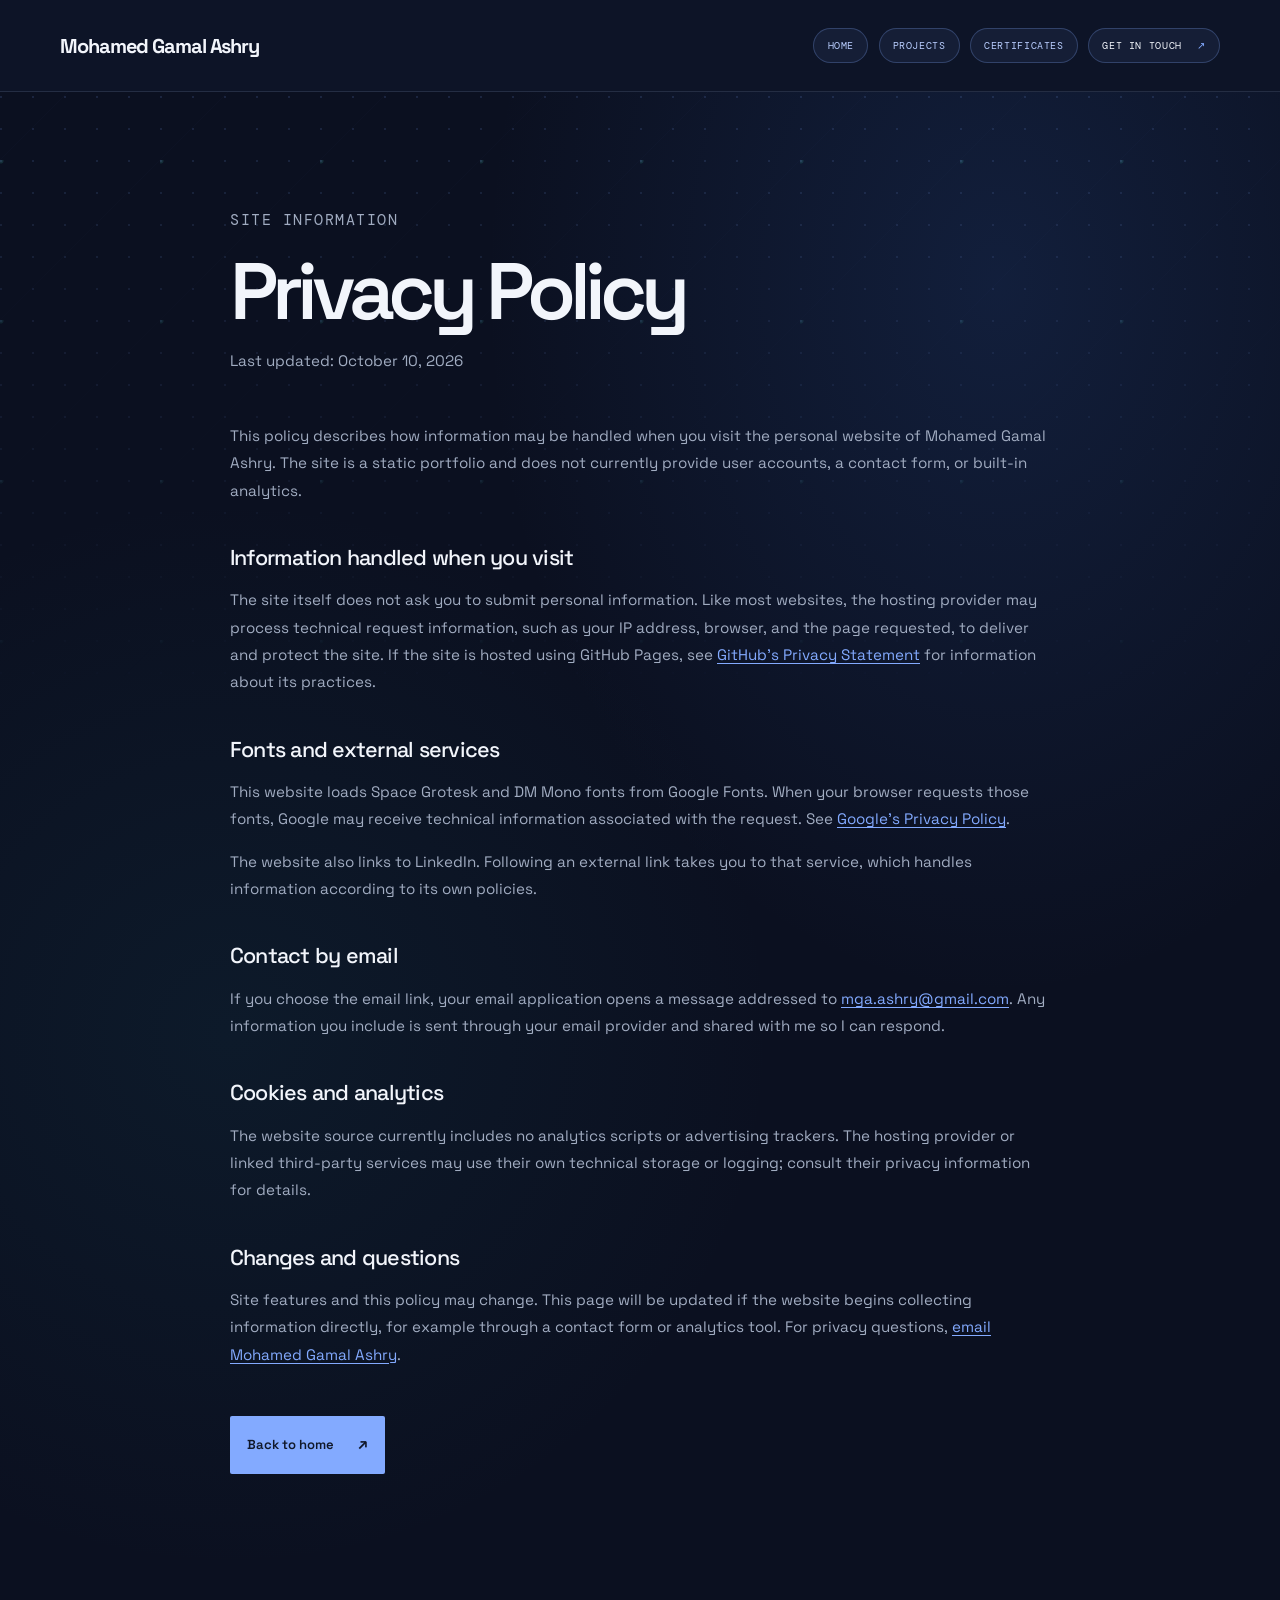
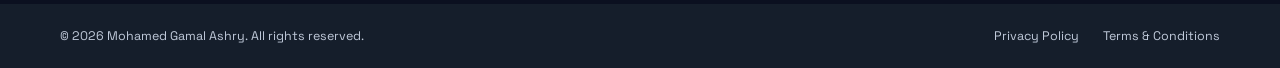
<file: privacy-policy.html>
<!doctype html>
<html lang="en">
<head>
    <meta charset="UTF-8">
    <meta name="viewport" content="width=device-width, initial-scale=1">
    <meta name="theme-color" content="#0b1020">
    <meta name="description" content="Privacy information for the personal website of Mohamed Gamal Ashry.">
    <link rel="canonical" href="https://mgashry.com/privacy-policy.html">
    <title>Privacy Policy | Mohamed Gamal Ashry</title>
    <link rel="preconnect" href="https://fonts.googleapis.com">
    <link rel="preconnect" href="https://fonts.gstatic.com" crossorigin>
    <link href="https://fonts.googleapis.com/css2?family=DM+Mono:wght@400;500&family=Space+Grotesk:wght@400;500;600;700&display=swap" rel="stylesheet">
    <link rel="stylesheet" href="style.css">
</head>
<body class="legal-page">
    <a class="skip-link" href="#main">Skip to content</a>
    <header class="site-header legal-header">
        <a class="wordmark" href="index.html" aria-label="Mohamed Gamal Ashry, home">Mohamed Gamal Ashry</a>
        <button class="nav-toggle" type="button" aria-expanded="false" aria-controls="site-navigation" aria-label="Open navigation menu">
            <span class="nav-toggle-icon" aria-hidden="true"><span></span><span></span><span></span></span>
            <span class="nav-toggle-label">Menu</span>
        </button>
        <nav class="main-nav" id="site-navigation" aria-label="Main navigation">
            <a href="index.html">Home</a>
            <a href="projects.html">Projects</a>
            <a href="certificates.html">Certificates</a>
            <a class="nav-contact" href="index.html#contact">Get in touch <span aria-hidden="true">↗</span></a>
        </nav>
    </header>

    <main class="legal-content" id="main">
        <p class="eyebrow">SITE INFORMATION</p>
        <h1>Privacy Policy</h1>
        <p class="legal-updated">Last updated: <time datetime="2026-10-10">October 10, 2026</time></p>

        <p>This policy describes how information may be handled when you visit the personal website of Mohamed Gamal Ashry. The site is a static portfolio and does not currently provide user accounts, a contact form, or built-in analytics.</p>

        <h2>Information handled when you visit</h2>
        <p>The site itself does not ask you to submit personal information. Like most websites, the hosting provider may process technical request information, such as your IP address, browser, and the page requested, to deliver and protect the site. If the site is hosted using GitHub Pages, see <a href="https://docs.github.com/en/site-policy/privacy-policies/github-privacy-statement" target="_blank" rel="noopener noreferrer">GitHub’s Privacy Statement</a> for information about its practices.</p>

        <h2>Fonts and external services</h2>
        <p>This website loads Space Grotesk and DM Mono fonts from Google Fonts. When your browser requests those fonts, Google may receive technical information associated with the request. See <a href="https://policies.google.com/privacy" target="_blank" rel="noopener noreferrer">Google’s Privacy Policy</a>.</p>
        <p>The website also links to LinkedIn. Following an external link takes you to that service, which handles information according to its own policies.</p>

        <h2>Contact by email</h2>
        <p>If you choose the email link, your email application opens a message addressed to <a href="mailto:mga.ashry@gmail.com">mga.ashry@gmail.com</a>. Any information you include is sent through your email provider and shared with me so I can respond.</p>

        <h2>Cookies and analytics</h2>
        <p>The website source currently includes no analytics scripts or advertising trackers. The hosting provider or linked third-party services may use their own technical storage or logging; consult their privacy information for details.</p>

        <h2>Changes and questions</h2>
        <p>Site features and this policy may change. This page will be updated if the website begins collecting information directly, for example through a contact form or analytics tool. For privacy questions, <a href="mailto:mga.ashry@gmail.com">email Mohamed Gamal Ashry</a>.</p>

        <p class="legal-back"><a class="button button-primary" href="index.html">Back to home <span aria-hidden="true">↗</span></a></p>
    </main>

    <footer class="site-footer legal-footer">
        <div class="legal-bar">
            <div class="legal-bar-inner section-shell">
                <p>© <time datetime="2026">2026</time> Mohamed Gamal Ashry. All rights reserved.</p>
                <nav aria-label="Legal">
                    <a href="privacy-policy.html" aria-current="page">Privacy Policy</a>
                    <a href="terms.html">Terms &amp; Conditions</a>
                </nav>
            </div>
        </div>
    </footer>
    <script src="site.js" defer></script>
</body>
</html>
</file>
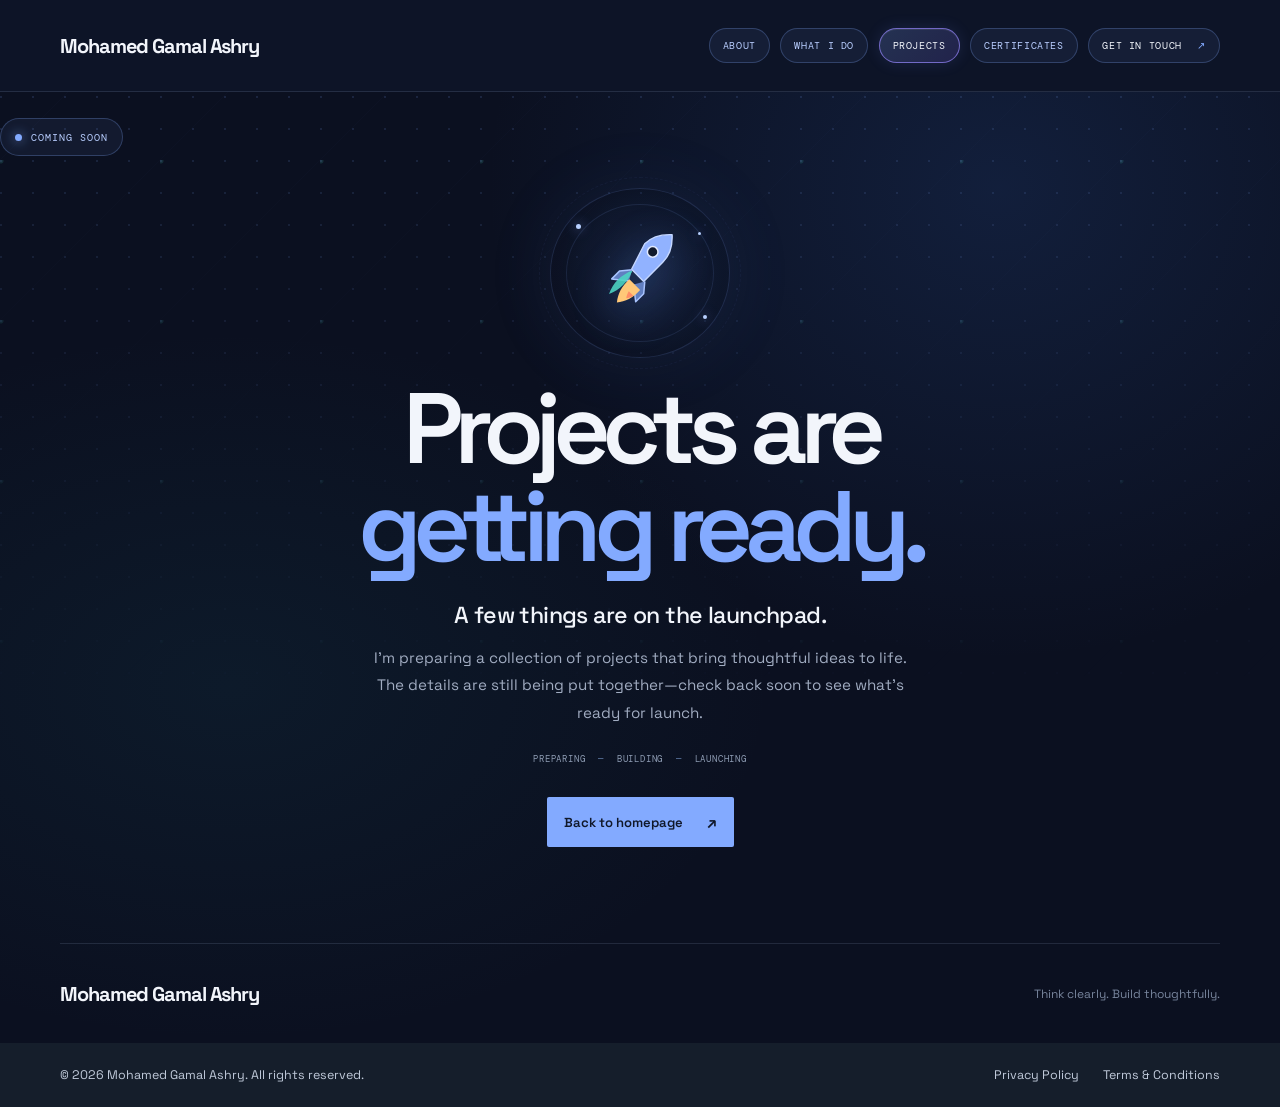
<file: projects.html>
<!doctype html>
<html lang="en">
<head>
    <meta charset="UTF-8">
    <meta name="viewport" content="width=device-width, initial-scale=1">
    <meta name="theme-color" content="#0b1020">
    <meta name="description" content="Mohamed Gamal Ashry's project portfolio is getting ready for launch.">
    <link rel="canonical" href="https://mgashry.com/projects.html">
    <meta property="og:type" content="website">
    <meta property="og:site_name" content="Mohamed Gamal Ashry">
    <meta property="og:url" content="https://mgashry.com/projects.html">
    <meta property="og:title" content="Projects — Coming Soon | Mohamed Gamal Ashry">
    <meta property="og:description" content="A showcase of projects by Mohamed Gamal Ashry is getting ready for launch.">
    <title>Projects — Coming Soon | Mohamed Gamal Ashry</title>
    <link rel="preconnect" href="https://fonts.googleapis.com">
    <link rel="preconnect" href="https://fonts.gstatic.com" crossorigin>
    <link href="https://fonts.googleapis.com/css2?family=DM+Mono:wght@400;500&family=Space+Grotesk:wght@400;500;600;700&display=swap" rel="stylesheet">
    <link rel="stylesheet" href="style.css">
</head>
<body class="coming-soon-page">
    <a class="skip-link" href="#main">Skip to content</a>

    <header class="site-header" id="top">
        <a class="wordmark" href="index.html" aria-label="Mohamed Gamal Ashry, home">Mohamed Gamal Ashry</a>
        <button class="nav-toggle" type="button" aria-expanded="false" aria-controls="site-navigation" aria-label="Open navigation menu">
            <span class="nav-toggle-icon" aria-hidden="true"><span></span><span></span><span></span></span>
            <span class="nav-toggle-label">Menu</span>
        </button>
        <nav class="main-nav" id="site-navigation" aria-label="Main navigation">
            <a href="index.html#about">About</a>
            <a href="index.html#focus">What I do</a>
            <a href="projects.html" aria-current="page">Projects</a>
            <a href="certificates.html">Certificates</a>
            <a class="nav-contact" href="index.html#contact">Get in touch <span aria-hidden="true">↗</span></a>
        </nav>
    </header>

    <main class="coming-soon-main section-shell" id="main">
        <section class="coming-soon-content" aria-labelledby="projects-title">
            <div class="rocket-scene" aria-hidden="true">
                <span class="rocket-star rocket-star-one"></span>
                <span class="rocket-star rocket-star-two"></span>
                <span class="rocket-star rocket-star-three"></span>
                <svg class="rocket" viewBox="0 0 84 84" fill="none">
                    <path d="M46.7 12.8c8.3-8.3 18.9-9.5 27.4-9.1.4 8.5-.8 19.1-9.1 27.4L45.7 50.4 33.6 38.3 46.7 12.8Z" fill="#91B2FF" stroke="#C5D7FF" stroke-width="1.4" stroke-linejoin="round"/>
                    <path d="m34.1 38.8-12.4 1.1-8 8 17.2 2.1m15.9.4-1.1 12.4-8 8-2.1-17.2" fill="#617FC1" stroke="#A9C4FF" stroke-width="1.5" stroke-linejoin="round"/>
                    <circle cx="54.7" cy="20.9" r="5.3" fill="#111A2C" stroke="#E1EAFF" stroke-width="1.5"/>
                    <path d="M33.7 39.7C23 44.1 15 51.7 11 63c11.1-4 18.8-12 23.1-22.7l-.4-.6Z" fill="#4DD3C2" fill-opacity=".9"/>
                    <path class="rocket-flame" d="M31.4 48.2c-8 7-11.5 14.8-12.5 23.2 8.4-1 16.2-4.5 23.2-12.5l-10.7-10.7Z" fill="#FFC878"/>
                    <path d="M30.8 60.2c-1.6 2.6-2.3 4.8-2.5 7.1 2.3-.2 4.5-.9 7.1-2.5l-4.6-4.6Z" fill="#FF8D66"/>
                </svg>
            </div>

            <p class="launch-status"><span aria-hidden="true"></span> Coming soon</p>
            <h1 id="projects-title">Projects are<br><span>getting ready.</span></h1>
            <p class="coming-soon-lead">A few things are on the launchpad.</p>
            <p class="coming-soon-description">I’m preparing a collection of projects that bring thoughtful ideas to life. The details are still being put together—check back soon to see what’s ready for launch.</p>
            <div class="coming-soon-steps" aria-label="Current status: preparing, building, launching">
                <span>PREPARING</span><span aria-hidden="true">—</span><span>BUILDING</span><span aria-hidden="true">—</span><span>LAUNCHING</span>
            </div>
            <div class="coming-soon-actions">
                <a class="button button-primary" href="index.html">Back to homepage <span aria-hidden="true">↗</span></a>
            </div>
        </section>
    </main>

    <footer class="site-footer">
        <div class="site-footer-main section-shell">
            <a class="wordmark" href="index.html" aria-label="Mohamed Gamal Ashry, home">Mohamed Gamal Ashry</a>
            <p>Think clearly. Build thoughtfully.</p>
            <a class="back-to-top" href="#top" aria-label="Back to top" title="Back to top">
                <svg viewBox="0 0 48 48" aria-hidden="true" focusable="false">
                    <circle class="scroll-progress-track" cx="24" cy="24" r="20"></circle>
                    <circle class="scroll-progress-ring" cx="24" cy="24" r="20"></circle>
                    <path class="back-to-top-arrow" d="M24 31V17m-6 6 6-6 6 6"></path>
                </svg>
            </a>
        </div>
        <div class="legal-bar">
            <div class="legal-bar-inner section-shell">
                <p>© <time datetime="2026">2026</time> Mohamed Gamal Ashry. All rights reserved.</p>
                <nav aria-label="Legal">
                    <a href="privacy-policy.html">Privacy Policy</a>
                    <a href="terms.html">Terms &amp; Conditions</a>
                </nav>
            </div>
        </div>
    </footer>
    <script src="site.js" defer></script>
</body>
</html>
</file>
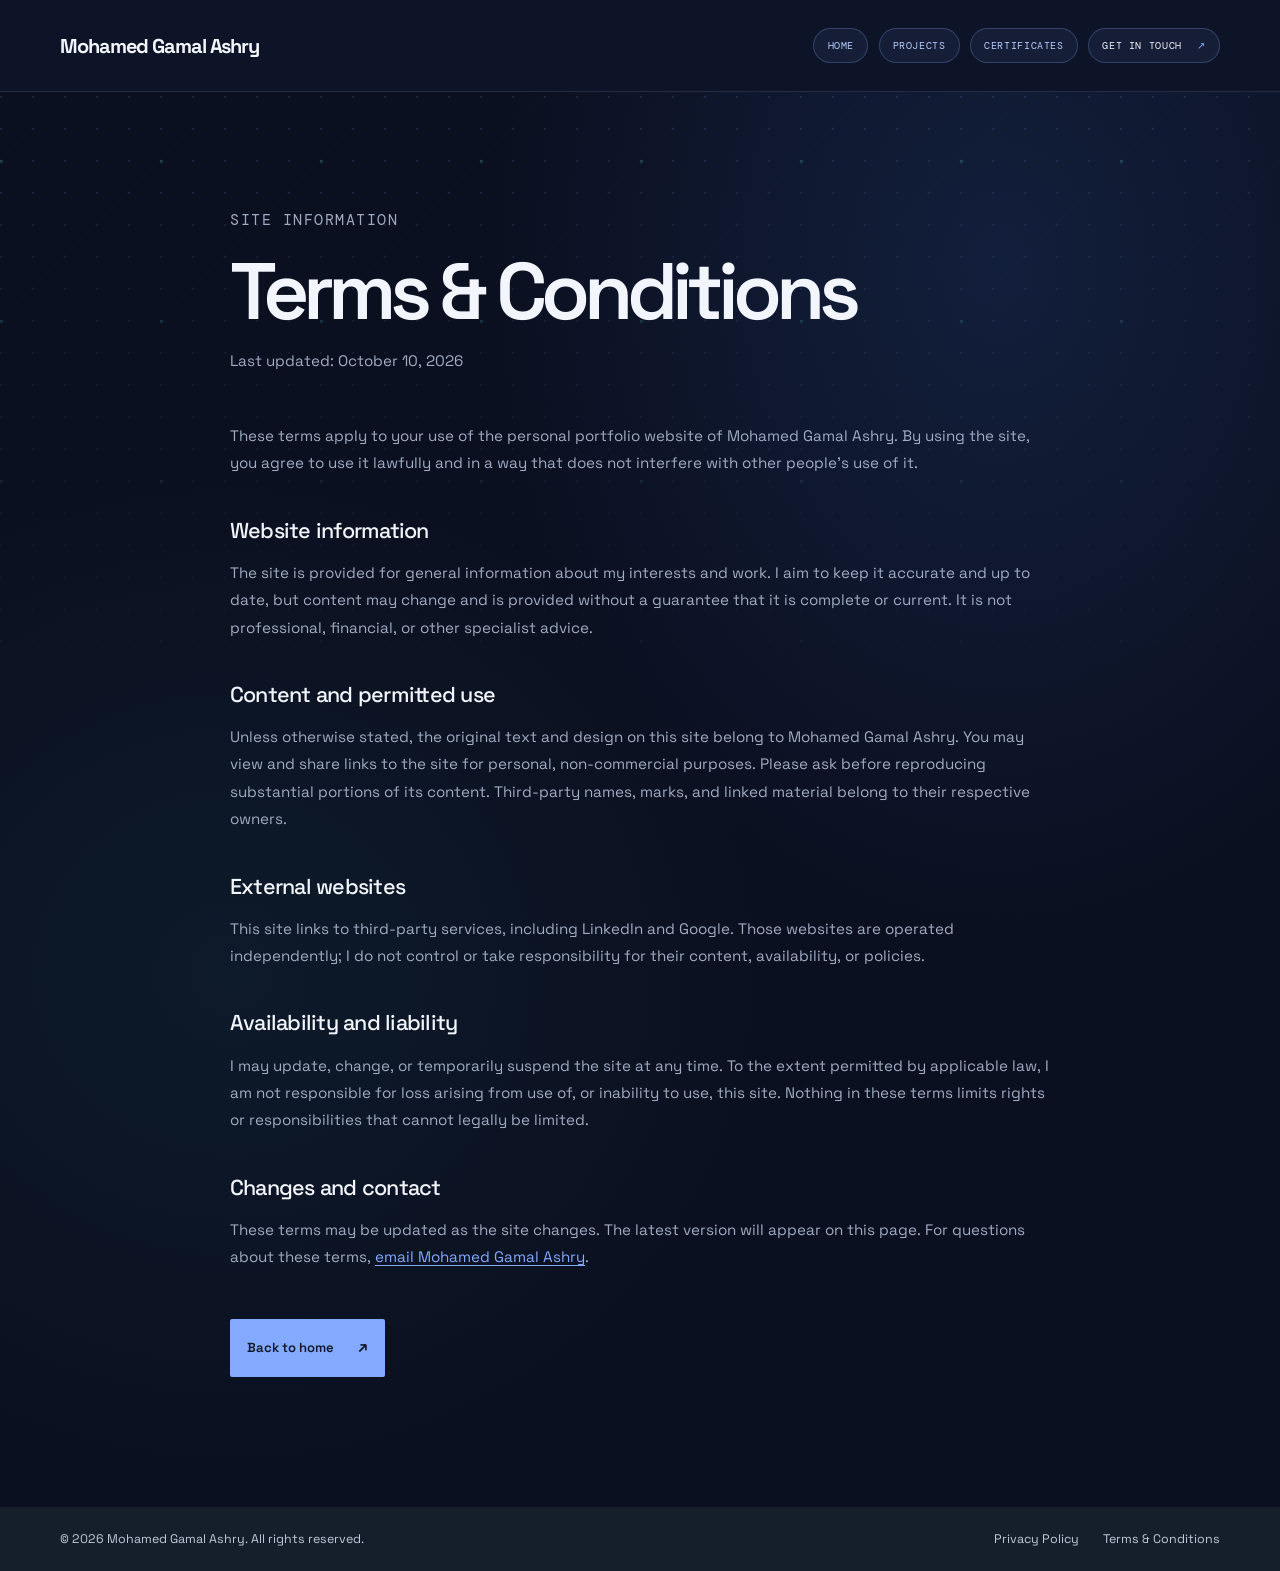
<file: terms.html>
<!doctype html>
<html lang="en">
<head>
    <meta charset="UTF-8">
    <meta name="viewport" content="width=device-width, initial-scale=1">
    <meta name="theme-color" content="#0b1020">
    <meta name="description" content="Terms for using the personal website of Mohamed Gamal Ashry.">
    <link rel="canonical" href="https://mgashry.com/terms.html">
    <title>Terms &amp; Conditions | Mohamed Gamal Ashry</title>
    <link rel="preconnect" href="https://fonts.googleapis.com">
    <link rel="preconnect" href="https://fonts.gstatic.com" crossorigin>
    <link href="https://fonts.googleapis.com/css2?family=DM+Mono:wght@400;500&family=Space+Grotesk:wght@400;500;600;700&display=swap" rel="stylesheet">
    <link rel="stylesheet" href="style.css">
</head>
<body class="legal-page">
    <a class="skip-link" href="#main">Skip to content</a>
    <header class="site-header legal-header">
        <a class="wordmark" href="index.html" aria-label="Mohamed Gamal Ashry, home">Mohamed Gamal Ashry</a>
        <button class="nav-toggle" type="button" aria-expanded="false" aria-controls="site-navigation" aria-label="Open navigation menu">
            <span class="nav-toggle-icon" aria-hidden="true"><span></span><span></span><span></span></span>
            <span class="nav-toggle-label">Menu</span>
        </button>
        <nav class="main-nav" id="site-navigation" aria-label="Main navigation">
            <a href="index.html">Home</a>
            <a href="projects.html">Projects</a>
            <a href="certificates.html">Certificates</a>
            <a class="nav-contact" href="index.html#contact">Get in touch <span aria-hidden="true">↗</span></a>
        </nav>
    </header>

    <main class="legal-content" id="main">
        <p class="eyebrow">SITE INFORMATION</p>
        <h1>Terms &amp; Conditions</h1>
        <p class="legal-updated">Last updated: <time datetime="2026-10-10">October 10, 2026</time></p>

        <p>These terms apply to your use of the personal portfolio website of Mohamed Gamal Ashry. By using the site, you agree to use it lawfully and in a way that does not interfere with other people’s use of it.</p>

        <h2>Website information</h2>
        <p>The site is provided for general information about my interests and work. I aim to keep it accurate and up to date, but content may change and is provided without a guarantee that it is complete or current. It is not professional, financial, or other specialist advice.</p>

        <h2>Content and permitted use</h2>
        <p>Unless otherwise stated, the original text and design on this site belong to Mohamed Gamal Ashry. You may view and share links to the site for personal, non-commercial purposes. Please ask before reproducing substantial portions of its content. Third-party names, marks, and linked material belong to their respective owners.</p>

        <h2>External websites</h2>
        <p>This site links to third-party services, including LinkedIn and Google. Those websites are operated independently; I do not control or take responsibility for their content, availability, or policies.</p>

        <h2>Availability and liability</h2>
        <p>I may update, change, or temporarily suspend the site at any time. To the extent permitted by applicable law, I am not responsible for loss arising from use of, or inability to use, this site. Nothing in these terms limits rights or responsibilities that cannot legally be limited.</p>

        <h2>Changes and contact</h2>
        <p>These terms may be updated as the site changes. The latest version will appear on this page. For questions about these terms, <a href="mailto:mga.ashry@gmail.com">email Mohamed Gamal Ashry</a>.</p>

        <p class="legal-back"><a class="button button-primary" href="index.html">Back to home <span aria-hidden="true">↗</span></a></p>
    </main>

    <footer class="site-footer legal-footer">
        <div class="legal-bar">
            <div class="legal-bar-inner section-shell">
                <p>© <time datetime="2026">2026</time> Mohamed Gamal Ashry. All rights reserved.</p>
                <nav aria-label="Legal">
                    <a href="privacy-policy.html">Privacy Policy</a>
                    <a href="terms.html" aria-current="page">Terms &amp; Conditions</a>
                </nav>
            </div>
        </div>
    </footer>
    <script src="site.js" defer></script>
</body>
</html>
</file>
<file: style.css>
:root {
    color-scheme: dark;
    --bg: #0b1020;
    --bg-raised: #10182b;
    --text: #f2f5fb;
    --muted: #a1acc1;
    --blue: #83aaff;
    --line: rgba(177, 197, 230, 0.14);
    --mono: "DM Mono", "SFMono-Regular", Consolas, monospace;
    --sans: "Space Grotesk", "Segoe UI", sans-serif;
}

* {
    box-sizing: border-box;
}

html {
    scroll-behavior: smooth;
    scroll-padding-top: 6rem;
}

body {
    margin: 0;
    background:
        radial-gradient(ellipse at 78% 17%, rgba(43, 83, 157, 0.22), transparent 32rem),
        radial-gradient(ellipse at 18% 62%, rgba(30, 115, 132, 0.1), transparent 34rem),
        var(--bg);
    color: var(--text);
    font-family: var(--sans);
    -webkit-font-smoothing: antialiased;
}

body::before {
    position: fixed;
    z-index: -1;
    inset: 0;
    background-image:
        radial-gradient(circle at 1px 1px, rgba(131, 170, 255, 0.16) 1px, transparent 1.6px),
        radial-gradient(circle at 1px 1px, rgba(77, 211, 194, 0.2) 2px, transparent 3px),
        linear-gradient(135deg, transparent 49.7%, rgba(131, 170, 255, 0.025) 50%, transparent 50.3%);
    background-size: 32px 32px, 160px 160px, 160px 160px;
    background-position: 0 0, 0 0, 0 0;
    content: "";
    pointer-events: none;
    mask-image: linear-gradient(to bottom, black, transparent 82%);
}

a {
    color: inherit;
    text-decoration: none;
}

a:focus-visible {
    outline: 2px solid var(--blue);
    outline-offset: 5px;
}

.skip-link {
    position: absolute;
    z-index: 10;
    top: 1rem;
    left: 1rem;
    padding: 0.75rem 1rem;
    transform: translateY(-160%);
    background: var(--text);
    color: var(--bg);
}

.skip-link:focus {
    transform: translateY(0);
}

.section-shell {
    width: min(1160px, calc(100% - 96px));
    margin-inline: auto;
}

.site-header {
    width: 100%;
    margin-inline: 0;
    padding-inline: max(48px, calc((100% - 1160px) / 2));
    position: sticky;
    top: 0;
    z-index: 10;
    display: flex;
    height: 92px;
    align-items: center;
    justify-content: space-between;
    border-bottom: 1px solid var(--line);
    background: #0d1427;
    backdrop-filter: blur(16px);
    transition: height 180ms ease, background-color 180ms ease, box-shadow 180ms ease;
}

.wordmark {
    min-width: 0;
    max-width: 300px;
    overflow: hidden;
    font-size: 1.25rem;
    font-weight: 700;
    letter-spacing: -0.055em;
    white-space: nowrap;
    transition: max-width 180ms ease, max-height 180ms ease, opacity 180ms ease, transform 180ms ease;
}

.site-header.is-scrolled {
    height: 76px;
    justify-content: flex-end;
    background: #0b1020;
    box-shadow: 0 12px 30px rgba(0, 0, 0, 0.18);
}

.site-header.is-scrolled .wordmark {
    max-width: 0;
    max-height: 0;
    opacity: 0;
    transform: translateX(-12px);
    pointer-events: none;
}

.nav-toggle {
    display: none;
}

.about-content h2 span,
.focus-heading h2 span,
.contact h2 span {
    color: var(--blue);
}

.main-nav {
    display: flex;
    align-items: center;
    gap: 0.65rem;
    color: #b9ceff;
    font-family: var(--mono);
    font-size: 0.65rem;
    letter-spacing: 0.06em;
    text-transform: uppercase;
    transition: gap 180ms ease, transform 180ms ease;
}

.main-nav a,
.text-link {
    transition: color 160ms ease, border-color 160ms ease, background-color 160ms ease;
}

.main-nav a:hover,
.text-link:hover {
    color: var(--text);
}

.main-nav a {
    padding: 0.62rem 0.82rem;
    border: 1px solid rgba(131, 170, 255, 0.26);
    border-radius: 999px;
    background: rgba(131, 170, 255, 0.07);
    white-space: nowrap;
    transition: color 160ms ease, border-color 160ms ease, background 160ms ease, box-shadow 160ms ease, padding 180ms ease, transform 160ms ease;
}

.main-nav a:hover,
.main-nav a:focus-visible {
    border-color: rgba(153, 136, 255, 0.82);
    background: linear-gradient(135deg, rgba(131, 170, 255, 0.24), rgba(139, 111, 255, 0.22));
    box-shadow: inset 0 1px 0 rgba(255, 255, 255, 0.1), 0 0 18px rgba(111, 132, 255, 0.2);
    transform: translateY(-1px);
}

.main-nav a[aria-current="page"] {
    border-color: rgba(153, 136, 255, 0.68);
    background: linear-gradient(135deg, rgba(131, 170, 255, 0.2), rgba(139, 111, 255, 0.17));
    box-shadow: inset 0 1px 0 rgba(255, 255, 255, 0.08), 0 0 16px rgba(111, 132, 255, 0.14);
    color: var(--text);
}

.site-header.is-scrolled .main-nav {
    gap: 0.85rem;
    transform: translateX(8px);
}

.site-header.is-scrolled .main-nav a {
    padding-inline: 0.96rem;
}

.main-nav .nav-contact {
    color: var(--text);
}

.nav-contact span {
    margin-left: 0.55rem;
    color: var(--blue);
}

.hero-journey {
    --journey-accent: #83aaff;
    width: min(1320px, calc(100% - 96px));
    margin-inline: auto;
    padding-block: 2rem 2.5rem;
}

.journey-viewport {
    overflow: hidden;
    border: 1px solid rgba(145, 177, 235, 0.16);
    border-radius: 22px;
    background:
        radial-gradient(ellipse at 82% 52%, rgba(65, 105, 179, 0.11), transparent 48%),
        linear-gradient(145deg, rgba(16, 25, 44, 0.83), rgba(11, 16, 30, 0.72));
    box-shadow: inset 0 1px 0 rgba(255, 255, 255, 0.035), 0 26px 70px rgba(0, 0, 0, 0.14);
}

.journey-viewport:focus-visible {
    outline: 2px solid var(--blue);
    outline-offset: 5px;
}

.journey-track {
    display: flex;
    overflow-x: auto;
    overscroll-behavior-x: contain;
    scroll-snap-type: x mandatory;
    scrollbar-width: none;
    scroll-behavior: smooth;
}

.journey-track::-webkit-scrollbar {
    display: none;
}

.journey-slide {
    --slide-accent: #83aaff;
    position: relative;
    display: grid;
    min-width: 100%;
    min-height: clamp(560px, calc(100svh - 220px), 710px);
    grid-template-columns: minmax(0, 1fr) minmax(340px, 0.95fr);
    align-items: center;
    gap: clamp(2rem, 5vw, 5rem);
    overflow: hidden;
    padding: clamp(2.5rem, 6vw, 5.5rem);
    isolation: isolate;
    scroll-snap-align: start;
    scroll-snap-stop: always;
}

.journey-slide::before {
    position: absolute;
    z-index: -1;
    inset: 0;
    background:
        radial-gradient(ellipse at 88% 50%, color-mix(in srgb, var(--slide-accent) 10%, transparent), transparent 42%),
        linear-gradient(rgba(138, 170, 228, 0.026) 1px, transparent 1px),
        linear-gradient(90deg, rgba(138, 170, 228, 0.026) 1px, transparent 1px);
    background-size: auto, 36px 36px, 36px 36px;
    content: "";
    mask-image: linear-gradient(110deg, transparent 20%, black);
    pointer-events: none;
}

.journey-slide.is-active {
    --slide-active: 1;
}

.journey-copy {
    position: relative;
    z-index: 1;
    max-width: 590px;
}

.journey-eyebrow {
    display: flex;
    align-items: center;
    gap: 0.7rem;
    margin: 0 0 1.8rem;
    color: var(--slide-accent);
    font-family: var(--mono);
    font-size: 0.66rem;
    letter-spacing: 0.1em;
}

.journey-eyebrow::before {
    width: 20px;
    height: 1px;
    background: currentColor;
    content: "";
}

.journey-slide h1,
.journey-slide h2 {
    margin: 0;
    font-size: clamp(3.7rem, 7vw, 6.3rem);
    font-weight: 600;
    letter-spacing: -0.085em;
    line-height: 0.98;
}

.journey-slide h2 span {
    color: var(--slide-accent);
}

.journey-intro h1 {
    font-size: clamp(4rem, 6.2vw, 5.8rem);
}

.hero-description {
    max-width: 470px;
    margin: 1.2rem 0 0;
    color: var(--muted);
    font-size: 1.02rem;
    line-height: 1.8;
}

.journey-note {
    display: flex;
    align-items: center;
    gap: 0.75rem;
    margin: 1.8rem 0 0;
    color: #c5d1e6;
    font-family: var(--mono);
    font-size: 0.62rem;
    letter-spacing: 0.035em;
}

.journey-note::before {
    width: 6px;
    height: 6px;
    border-radius: 50%;
    background: var(--slide-accent);
    box-shadow: 0 0 12px color-mix(in srgb, var(--slide-accent) 55%, transparent);
    content: "";
}

.hero-actions {
    display: flex;
    align-items: center;
    flex-wrap: wrap;
    gap: 1.5rem 2rem;
    margin-top: 2.1rem;
}

.button {
    display: inline-flex;
    min-height: 48px;
    align-items: center;
    justify-content: center;
    gap: 1.5rem;
    padding: 0.85rem 1rem;
    border: 1px solid transparent;
    border-radius: 2px;
    font-size: 0.82rem;
    font-weight: 600;
    transition: transform 180ms ease, background 180ms ease, box-shadow 180ms ease;
}

.button:hover,
.button:focus-visible {
    transform: translateY(-2px);
    box-shadow: 0 9px 26px rgba(91, 132, 219, 0.2);
}

.button-primary {
    background: var(--blue);
    color: #10182a;
}

.button-primary:hover {
    background: #a2bdff;
}

.button span {
    font-size: 1rem;
    transition: transform 180ms ease;
}

.button:hover span,
.button:focus-visible span {
    transform: translate(2px, -2px);
}

.text-link {
    color: var(--muted);
    font-size: 0.82rem;
}

.text-link span {
    display: inline-block;
    margin-left: 0.4rem;
    color: var(--blue);
    transition: transform 180ms ease;
}

.text-link:hover span,
.text-link:focus-visible span {
    transform: translate(2px, -2px);
}

.journey-visual {
    position: relative;
    display: grid;
    width: min(100%, 480px);
    min-height: 370px;
    justify-self: center;
    place-items: center;
    color: var(--slide-accent);
}

.journey-visual svg {
    width: 100%;
    overflow: visible;
}

.visual-caption {
    position: absolute;
    right: 0;
    bottom: 0.5rem;
    color: #7788a5;
    font-family: var(--mono);
    font-size: 0.55rem;
    letter-spacing: 0.1em;
}

.journey-intro {
    --slide-accent: #83aaff;
}

.journey-topic {
    --slide-accent: #83aaff;
}

.topic-systems {
    --slide-accent: #83aaff;
}

.topic-software {
    --slide-accent: #65d9e9;
}

.topic-ai {
    --slide-accent: #bd9aff;
}

.topic-product {
    --slide-accent: #f2bb72;
}

.topic-projects {
    --slide-accent: #73e0bd;
}

.intro-visual {
    min-height: 410px;
}

.approach-panel {
    position: absolute;
    top: 50%;
    left: 50%;
    width: calc(100% + 24px);
    max-width: 520px;
    padding: 1.15rem;
    overflow: hidden;
    border: 1px solid rgba(145, 177, 235, 0.2);
    border-radius: 16px;
    background:
        radial-gradient(ellipse at 50% 48%, rgba(79, 118, 194, 0.13), transparent 50%),
        linear-gradient(145deg, rgba(17, 27, 46, 0.98), rgba(10, 17, 30, 0.98));
    box-shadow: 0 26px 70px rgba(0, 0, 0, 0.28), inset 0 1px 0 rgba(255, 255, 255, 0.05);
    transform: translate(-50%, -50%);
}

.approach-panel::before {
    position: absolute;
    inset: 0;
    background-image:
        linear-gradient(rgba(138, 170, 228, 0.035) 1px, transparent 1px),
        linear-gradient(90deg, rgba(138, 170, 228, 0.035) 1px, transparent 1px);
    background-size: 25px 25px;
    content: "";
    mask-image: linear-gradient(120deg, black, transparent 82%);
    pointer-events: none;
}

.approach-heading,
.approach-footer {
    position: relative;
    display: flex;
    align-items: center;
    justify-content: space-between;
    gap: 0.5rem;
    font-family: var(--mono);
    font-size: 0.49rem;
    letter-spacing: 0.075em;
}

.approach-heading {
    color: #d4e0f4;
}

.approach-status {
    display: flex;
    align-items: center;
    gap: 0.4rem;
    color: #91a7c5;
    font-size: 0.43rem;
    white-space: nowrap;
}

.approach-status i {
    width: 5px;
    height: 5px;
    border-radius: 50%;
    background: #73e0bd;
    box-shadow: 0 0 9px rgba(115, 224, 189, 0.55);
}

.approach-diagram {
    position: relative;
    display: grid;
    min-height: 280px;
    grid-template-columns: 31% 1fr 22%;
    align-items: center;
    margin-block: 0.7rem;
}

.approach-disciplines {
    position: absolute;
    inset: 0;
    z-index: 1;
    pointer-events: none;
}

.approach-disciplines span {
    position: absolute;
    top: var(--discipline-y);
    left: 0;
    display: flex;
    min-width: 0;
    align-items: center;
    gap: 0.48rem;
    color: #ccd7e9;
    font-size: 0.62rem;
    font-weight: 500;
    line-height: 1.2;
    white-space: nowrap;
    transform: translateY(-50%);
}

.approach-disciplines i {
    width: 6px;
    height: 6px;
    flex: 0 0 auto;
    border-radius: 50%;
    background: var(--discipline-accent);
    box-shadow: 0 0 10px color-mix(in srgb, var(--discipline-accent) 52%, transparent);
}

.discipline-systems {
    --discipline-accent: #83aaff;
    --discipline-y: 20%;
}

.discipline-software {
    --discipline-accent: #65d9e9;
    --discipline-y: 40%;
}

.discipline-ai {
    --discipline-accent: #bd9aff;
    --discipline-y: 60%;
}

.discipline-product {
    --discipline-accent: #f2bb72;
    --discipline-y: 80%;
}

.approach-connections {
    position: absolute;
    inset: 0;
    width: 100%;
    height: 100%;
    overflow: visible;
    pointer-events: none;
}

.approach-connections path {
    stroke: rgba(137, 174, 238, 0.38);
    stroke-width: 1;
}

.approach-connections .approach-outcome-line {
    stroke: rgba(115, 224, 189, 0.72);
}

.approach-core-label {
    position: absolute;
    top: 50%;
    left: 51%;
    z-index: 1;
    color: #e0eaff;
    font-family: var(--mono);
    font-size: 0.65rem;
    letter-spacing: 0.06em;
    transform: translate(-50%, -50%);
}

.approach-core-label::before,
.approach-core-label::after {
    position: absolute;
    top: 50%;
    left: 50%;
    aspect-ratio: 1;
    border-radius: 50%;
    content: "";
    pointer-events: none;
    transform: translate(-50%, -50%);
}

.approach-core-label::before {
    width: 88px;
    border: 1px solid rgba(131, 170, 255, 0.4);
    background: #131e33;
    z-index: -1;
}

.approach-core-label::after {
    width: 72px;
    border: 1.2px solid rgba(198, 218, 255, 0.72);
}

.approach-outcome {
    position: relative;
    z-index: 1;
    grid-column: 3;
    display: grid;
    justify-items: start;
    gap: 0.4rem;
    padding-left: 0.45rem;
}

.approach-outcome svg {
    width: 34px;
    height: 34px;
    margin-bottom: 0.25rem;
    padding: 5px;
    border: 1px solid rgba(115, 224, 189, 0.3);
    border-radius: 50%;
    background: rgba(115, 224, 189, 0.07);
    stroke: #8ae4c3;
    stroke-linecap: round;
    stroke-linejoin: round;
    stroke-width: 1.5;
}

.approach-outcome > span {
    color: #91cdb8;
    font-family: var(--mono);
    font-size: 0.4rem;
    letter-spacing: 0.055em;
}

.approach-outcome strong {
    color: #e9f7f1;
    font-size: 0.75rem;
    font-weight: 600;
    letter-spacing: -0.025em;
    line-height: 1.1;
}

.approach-footer {
    justify-content: flex-start;
    gap: 0.5rem;
    padding-top: 0.75rem;
    border-top: 1px solid rgba(161, 189, 234, 0.13);
    color: #7e91ad;
    font-size: 0.4rem;
    white-space: nowrap;
}

.approach-footer i {
    width: 3px;
    height: 3px;
    flex: 0 0 auto;
    border-radius: 50%;
    background: #83aaff;
}

.network-visual svg {
    width: min(100%, 420px);
}

.systems-map .systems-map-surface {
    fill: rgba(12, 20, 36, 0.92);
    stroke: rgba(131, 170, 255, 0.24);
}

.systems-map .systems-grid-line {
    stroke: rgba(131, 170, 255, 0.045);
    stroke-width: 1;
}

.systems-map-kicker,
.systems-map-status,
.systems-flow-label,
.systems-node-overline,
.systems-map-footer,
.systems-leverage-label {
    font-family: var(--mono);
    letter-spacing: 0.08em;
}

.systems-map-kicker {
    fill: #d7e4fa;
    font-size: 8px;
}

.systems-map-status {
    fill: #8294af;
    font-size: 6px;
}

.systems-live-dot {
    fill: #73e0bd;
    filter: drop-shadow(0 0 4px rgba(115, 224, 189, 0.8));
}

.systems-flow {
    stroke: rgba(131, 170, 255, 0.65);
    stroke-width: 1.5;
}

.systems-arrowhead {
    fill: none;
    stroke: #a9c5ff;
    stroke-linecap: round;
    stroke-linejoin: round;
    stroke-width: 1.2;
}

.systems-flow-label {
    fill: #7385a1;
    font-size: 5.5px;
}

.systems-leverage-link {
    stroke: rgba(115, 224, 189, 0.56);
    stroke-dasharray: 2 4;
}

.systems-leverage-halo {
    fill: rgba(115, 224, 189, 0.045);
    stroke: rgba(115, 224, 189, 0.16);
}

.systems-leverage-core {
    fill: #152b35;
    stroke: #73e0bd;
    stroke-width: 1.2;
    filter: drop-shadow(0 0 10px rgba(115, 224, 189, 0.16));
}

.systems-leverage-spark {
    fill: none;
    stroke: #a3f0d5;
    stroke-linecap: round;
    stroke-linejoin: round;
    stroke-width: 1.3;
}

.systems-leverage-label {
    fill: #9adbc5;
    font-size: 5px;
}

.systems-node rect:first-child {
    fill: rgba(20, 31, 51, 0.95);
    stroke: rgba(131, 170, 255, 0.28);
}

.systems-node-overline {
    fill: #dce7f8;
    font-size: 7px;
}

.systems-node-label {
    fill: #8596b0;
    font-family: var(--sans);
    font-size: 8px;
}

.systems-node-icon {
    fill: none;
    stroke: #83aaff;
    stroke-linecap: round;
    stroke-linejoin: round;
    stroke-width: 1.4;
}

.systems-node-process .systems-node-icon {
    stroke: #65d9e9;
}

.systems-node-technology .systems-node-icon {
    stroke: #bd9aff;
}

.systems-node-outcomes .systems-node-icon {
    stroke: #f2bb72;
}

.systems-map-divider {
    stroke: rgba(161, 189, 234, 0.14);
}

.systems-map-footer {
    fill: #7788a5;
    font-size: 6px;
}

.network-point {
    fill: #111a2e;
    stroke-width: 2;
}

.point-blue {
    stroke: #83aaff;
}

.point-cyan {
    stroke: #65d9e9;
}

.point-violet {
    stroke: #bd9aff;
}

.point-gold {
    stroke: #f2bb72;
}

.code-visual {
    --slide-accent: #65d9e9;
}

.code-window {
    width: min(100%, 420px);
    overflow: hidden;
    border: 1px solid rgba(101, 217, 233, 0.24);
    border-radius: 14px;
    background: linear-gradient(145deg, rgba(21, 35, 53, 0.97), rgba(10, 19, 31, 0.98));
    box-shadow: 0 25px 65px rgba(0, 0, 0, 0.28), 0 0 50px rgba(101, 217, 233, 0.06);
}

.code-window-bar {
    display: flex;
    height: 46px;
    align-items: center;
    gap: 6px;
    padding-inline: 1rem;
    border-bottom: 1px solid rgba(147, 177, 213, 0.11);
}

.code-window-bar i {
    width: 7px;
    height: 7px;
    border-radius: 50%;
    background: #e98b86;
}

.code-window-bar i:nth-child(2) {
    background: #e9c27f;
}

.code-window-bar i:nth-child(3) {
    background: #70d2a3;
}

.code-window-bar span {
    margin-left: auto;
    color: #71849d;
    font-family: var(--mono);
    font-size: 0.52rem;
}

.code-lines {
    display: grid;
    gap: 0.45rem;
    padding: 1.25rem 1rem;
    color: #dae7f9;
    font-family: var(--mono);
    font-size: clamp(0.55rem, 1vw, 0.68rem);
    white-space: nowrap;
}

.code-lines span {
    display: block;
}

.code-lines b {
    display: inline-block;
    width: 2.1em;
    margin-right: 0.6rem;
    color: #52657f;
    font-weight: 400;
}

.code-lines i {
    color: #c69cff;
    font-style: normal;
}

.code-lines em {
    color: #9addb7;
    font-style: normal;
}

.code-lines strong {
    color: #79d9e8;
    font-weight: 400;
}

.code-lines .indent {
    padding-left: 2em;
}

.code-status {
    display: flex;
    align-items: center;
    gap: 0.55rem;
    padding: 0.75rem 1rem;
    border-top: 1px solid rgba(147, 177, 213, 0.11);
    color: #96a8bd;
    font-family: var(--mono);
    font-size: 0.52rem;
    letter-spacing: 0.07em;
}

.code-status span,
.launch-status i {
    width: 6px;
    height: 6px;
    border-radius: 50%;
    background: #70d2a3;
    box-shadow: 0 0 10px rgba(112, 210, 163, 0.55);
}

.ai-visual {
    min-height: 410px;
}

.ai-visual svg {
    position: relative;
    z-index: 1;
    width: min(85%, 330px);
    stroke: #bd9aff;
    stroke-linecap: round;
    stroke-linejoin: round;
    stroke-width: 1.1;
    filter: drop-shadow(0 0 14px rgba(189, 154, 255, 0.28));
}

.ai-visual svg circle {
    fill: #161c30;
}

.ai-radar {
    position: absolute;
    width: 76%;
    aspect-ratio: 1;
    border: 1px solid rgba(189, 154, 255, 0.15);
    border-radius: 50%;
}

.radar-two {
    width: 58%;
    border-color: rgba(189, 154, 255, 0.2);
}

.radar-three {
    width: 38%;
    border-color: rgba(189, 154, 255, 0.24);
}

.ai-label {
    position: absolute;
    z-index: 2;
    padding: 0.55rem 0.7rem;
    border: 1px solid rgba(189, 154, 255, 0.24);
    border-radius: 999px;
    background: #111827;
    color: #dbcaff;
    font-family: var(--mono);
    font-size: 0.5rem;
    letter-spacing: 0.08em;
}

.label-human {
    top: 14%;
    left: 1%;
}

.label-intelligence {
    right: 0;
    bottom: 17%;
}

.product-visual {
    min-height: 410px;
}

.product-diagram {
    position: relative;
    width: min(88%, 340px);
    aspect-ratio: 1;
}

.product-connections {
    position: absolute;
    inset: 0;
    width: 100%;
    height: 100%;
    overflow: visible;
}

.product-connections path {
    stroke: rgba(201, 182, 155, 0.62);
    stroke-width: 1.4;
}

.product-circle {
    position: absolute;
    z-index: 1;
    top: 0;
    display: grid;
    width: 30%;
    aspect-ratio: 1;
    place-items: center;
    border: 1px solid color-mix(in srgb, var(--circle-color) 64%, transparent);
    border-radius: 50%;
    background: color-mix(in srgb, var(--circle-color) 10%, transparent);
    color: #eee5d8;
}

.product-circle span {
    display: block;
    width: 92%;
    font-family: var(--mono);
    font-size: clamp(0.52rem, 0.75vw, 0.68rem);
    letter-spacing: 0.04em;
    line-height: 1.45;
    text-align: center;
}

.circle-user {
    --circle-color: #83aaff;
    left: 1%;
}

.circle-tech {
    --circle-color: #65d9e9;
    left: 35%;
}

.circle-tech span {
    letter-spacing: 0;
}

.circle-business {
    --circle-color: #f2bb72;
    right: 1%;
}

.product-center {
    position: absolute;
    z-index: 1;
    top: 62%;
    left: 37%;
    display: grid;
    width: 26%;
    aspect-ratio: 1;
    place-items: center;
    border: 1px solid rgba(242, 187, 114, 0.46);
    border-radius: 50%;
    background: #2c271f;
    box-shadow: 0 0 28px rgba(242, 187, 114, 0.16);
    color: #ffe0b2;
    font-family: var(--mono);
    font-size: clamp(0.56rem, 0.7vw, 0.66rem);
    line-height: 1.5;
    text-align: center;
}

.launch-visual {
    --slide-accent: #73e0bd;
    min-height: 410px;
}

.launch-grid {
    position: absolute;
    inset: 9%;
    background-image:
        linear-gradient(rgba(115, 224, 189, 0.09) 1px, transparent 1px),
        linear-gradient(90deg, rgba(115, 224, 189, 0.09) 1px, transparent 1px);
    background-size: 28px 28px;
    mask-image: radial-gradient(ellipse, black, transparent 72%);
}

.launch-orbit {
    position: absolute;
    width: min(72%, 300px);
    aspect-ratio: 1;
    border: 1px solid rgba(115, 224, 189, 0.3);
    border-radius: 50%;
    transform: rotateX(70deg) rotateZ(-26deg);
}

.launch-orbit-two {
    width: min(90%, 370px);
    border-color: rgba(131, 170, 255, 0.23);
    transform: rotateX(70deg) rotateZ(30deg);
}

.launch-core {
    position: relative;
    z-index: 1;
    display: grid;
    width: 92px;
    aspect-ratio: 1;
    place-items: center;
    border: 1px solid rgba(115, 224, 189, 0.45);
    border-radius: 50%;
    background: radial-gradient(circle at 35% 25%, #24574d, #102522 72%);
    box-shadow: 0 0 55px rgba(115, 224, 189, 0.2);
}

.launch-core span {
    width: 0;
    height: 0;
    border-top: 14px solid transparent;
    border-bottom: 14px solid transparent;
    border-left: 21px solid #a5f3d6;
    filter: drop-shadow(0 0 8px rgba(115, 224, 189, 0.55));
    transform: translateX(3px);
}

.launch-trail {
    position: absolute;
    top: 27%;
    right: 17%;
    width: 92px;
    height: 1px;
    background: linear-gradient(90deg, transparent, #73e0bd);
    transform: rotate(-42deg);
}

.launch-status {
    position: absolute;
    top: 12%;
    left: 0;
    display: flex;
    align-items: center;
    gap: 0.5rem;
    color: #b3e9d7;
    font-family: var(--mono);
    font-size: 0.52rem;
    letter-spacing: 0.08em;
}

.journey-controls {
    display: grid;
    grid-template-columns: 1fr auto;
    align-items: center;
    gap: 1rem;
    padding: 1.2rem 0.4rem 0;
}

.journey-pagination {
    display: flex;
    align-items: center;
    gap: 0.5rem;
}

.journey-pagination button {
    width: 24px;
    height: 24px;
    padding: 0;
    border: 0;
    background: transparent;
    cursor: pointer;
}

.journey-pagination button::before {
    display: block;
    width: 7px;
    height: 7px;
    margin: auto;
    border: 1px solid rgba(161, 189, 234, 0.52);
    border-radius: 50%;
    background: transparent;
    content: "";
    transition: width 180ms ease, border-color 180ms ease, border-radius 180ms ease, background 180ms ease, box-shadow 180ms ease;
}

.journey-pagination button[aria-current="step"]::before {
    width: 22px;
    border-color: var(--journey-accent);
    border-radius: 999px;
    background: var(--journey-accent);
    box-shadow: 0 0 14px rgba(131, 170, 255, 0.34);
}

.journey-actions {
    display: flex;
    justify-content: flex-end;
    gap: 0.45rem;
}

.journey-actions button {
    display: grid;
    width: 38px;
    height: 38px;
    place-items: center;
    padding: 0;
    border: 1px solid rgba(131, 170, 255, 0.22);
    border-radius: 50%;
    background: rgba(18, 28, 48, 0.78);
    color: #c5d5f1;
    cursor: pointer;
    transition: border-color 160ms ease, background 160ms ease, color 160ms ease, transform 160ms ease;
}

.journey-actions button:hover {
    transform: translateY(-2px);
    border-color: rgba(131, 170, 255, 0.65);
    background: rgba(131, 170, 255, 0.14);
    color: #fff;
}

.journey-actions button svg {
    width: 18px;
    height: 18px;
    fill: none;
    stroke: currentColor;
    stroke-linecap: round;
    stroke-linejoin: round;
    stroke-width: 1.6;
}

.journey-play .play-icon,
.journey-play[aria-label^="Pause"] .play-icon {
    display: none;
}

.journey-play[aria-label^="Play"] .play-icon {
    display: block;
}

.journey-play[aria-label^="Play"] .pause-icon {
    display: none;
}

.journey-slide.is-active .journey-copy,
.journey-slide.is-active .journey-visual {
    animation: journey-enter 620ms cubic-bezier(0.2, 0.7, 0.2, 1) both;
}

.journey-slide.is-active .journey-visual {
    animation-delay: 80ms;
}

@keyframes journey-enter {
    from {
        opacity: 0;
        translate: 0 12px;
    }

    to {
        opacity: 1;
        translate: 0 0;
    }
}

.motion-ready [data-reveal] {
    opacity: 0;
    translate: 0 22px;
    transition: opacity 560ms ease var(--reveal-delay, 0ms), translate 560ms cubic-bezier(0.2, 0.7, 0.2, 1) var(--reveal-delay, 0ms);
}

.motion-ready [data-reveal].is-visible {
    opacity: 1;
    translate: 0 0;
}

.motion-ready .focus-card:nth-child(2) {
    --reveal-delay: 70ms;
}

.motion-ready .focus-card:nth-child(3) {
    --reveal-delay: 140ms;
}

.motion-ready .focus-card:nth-child(4) {
    --reveal-delay: 210ms;
}

.motion-ready .focus-card {
    transition:
        opacity 560ms ease var(--reveal-delay, 0ms),
        translate 560ms cubic-bezier(0.2, 0.7, 0.2, 1) var(--reveal-delay, 0ms),
        background 220ms ease,
        border-color 220ms ease,
        box-shadow 220ms ease,
        transform 220ms ease;
}

.eyebrow,
.section-index,
.scroll-cue {
    font-family: var(--mono);
    font-size: 0.66rem;
    letter-spacing: 0.1em;
}

.eyebrow {
    display: flex;
    align-items: center;
    gap: 0.7rem;
    margin: 0 0 1.8rem;
    color: var(--muted);
}

.scroll-cue {
    position: absolute;
    bottom: 2.5rem;
    left: 0;
    display: flex;
    align-items: center;
    gap: 0.8rem;
    color: #77849c;
    font-size: 0.58rem;
}

.scroll-line {
    width: 28px;
    height: 1px;
    background: var(--blue);
}

.section-block {
    padding-block: 7.5rem;
    border-top: 1px solid var(--line);
}

.section-index {
    color: var(--blue);
}

.about-content {
    display: grid;
    grid-template-columns: 1fr 0.8fr;
    gap: 4rem;
    margin-top: 3rem;
}

.about-content h2,
.focus-heading h2,
.contact h2 {
    margin: 0;
    font-size: clamp(2.5rem, 5vw, 4.4rem);
    font-weight: 500;
    letter-spacing: -0.075em;
    line-height: 1.08;
}

.about-content h2 span {
    color: #75839d;
}

.about-details {
    max-width: 440px;
    padding-top: 0.35rem;
}

.about-details p,
.focus-heading > p,
.focus-card p,
.contact-content > p:not(.eyebrow):not(.contact-note) {
    color: var(--muted);
    font-size: 0.92rem;
    line-height: 1.85;
}

.about-details .lead {
    margin-top: 0;
    color: var(--text);
    font-size: 1.08rem;
    line-height: 1.65;
}

.focus {
    background: rgba(16, 24, 43, 0.72);
}

.focus-heading {
    display: flex;
    align-items: end;
    justify-content: space-between;
    gap: 3rem;
    margin-top: 3rem;
}

.focus-heading > p {
    max-width: 300px;
    margin-bottom: 0.35rem;
}

.focus-grid {
    display: grid;
    grid-template-columns: 1fr;
    gap: 0.85rem;
    margin-top: 3.5rem;
}

.focus-card {
    position: relative;
    display: flex;
    min-height: 180px;
    align-items: center;
    gap: clamp(1.5rem, 5vw, 4rem);
    overflow: hidden;
    padding: clamp(1.5rem, 4vw, 2.5rem);
    border: 1px solid rgba(135, 163, 215, 0.17);
    border-radius: 1rem;
    background:
        radial-gradient(ellipse at 8% 50%, rgba(76, 123, 211, 0.13), transparent 42%),
        linear-gradient(110deg, rgba(22, 34, 57, 0.96), rgba(16, 24, 43, 0.86));
    transition: background 220ms ease, border-color 220ms ease, box-shadow 220ms ease, transform 220ms ease;
}

.focus-card:hover {
    z-index: 1;
    transform: translateX(5px);
    border-color: rgba(131, 170, 255, 0.42);
    background:
        radial-gradient(ellipse at 8% 50%, rgba(76, 123, 211, 0.21), transparent 48%),
        linear-gradient(110deg, #192944, #131d32);
    box-shadow: 0 16px 38px rgba(0, 0, 0, 0.22), inset 0 0 0 1px rgba(131, 170, 255, 0.08);
}

.card-icon {
    display: grid;
    width: clamp(76px, 10vw, 112px);
    height: clamp(76px, 10vw, 112px);
    flex: 0 0 auto;
    place-items: center;
    color: #8db7ff;
    filter: drop-shadow(0 0 18px rgba(91, 151, 255, 0.22));
}

.card-icon svg {
    width: 100%;
    height: 100%;
    overflow: visible;
    stroke: currentColor;
    stroke-linecap: round;
    stroke-linejoin: round;
    stroke-width: 1.7;
}

.card-icon svg circle {
    fill: #17253e;
}

.focus-card-copy {
    max-width: 680px;
}

.focus-card h3 {
    margin: 0 0 0.55rem;
    font-size: clamp(1.2rem, 2.2vw, 1.55rem);
    font-weight: 550;
    letter-spacing: -0.035em;
}

.focus-card p {
    margin: 0;
    max-width: 58ch;
    font-size: 0.9rem;
    line-height: 1.75;
}

.contact {
    display: grid;
    grid-template-columns: 1fr 1.3fr;
    gap: 4rem;
}

.contact-content {
    max-width: 620px;
}

.contact-content .eyebrow {
    margin-bottom: 1.5rem;
}

.contact-content > p:not(.eyebrow):not(.contact-note) {
    max-width: 430px;
    margin: 1.2rem 0 1.6rem;
}

.contact-links {
    display: flex;
    flex-wrap: wrap;
    align-items: center;
    gap: 1.25rem;
}

.social-link {
    display: grid;
    width: 52px;
    height: 52px;
    place-items: center;
    border: 1px solid rgba(150, 174, 216, 0.2);
    border-radius: 15px;
    background: linear-gradient(145deg, rgba(29, 44, 72, 0.78), rgba(13, 20, 36, 0.92));
    color: #a9c0f4;
    box-shadow: inset 0 1px 0 rgba(255, 255, 255, 0.04), 0 5px 18px rgba(0, 0, 0, 0.12);
    transition: border-color 180ms ease, color 180ms ease, background 180ms ease, box-shadow 180ms ease, transform 180ms ease;
}

.social-link:hover {
    transform: translateY(-3px);
    border-color: rgba(131, 170, 255, 0.65);
    background: linear-gradient(145deg, rgba(43, 65, 104, 0.88), rgba(17, 29, 52, 0.98));
    color: #d3e0ff;
    box-shadow: 0 9px 25px rgba(4, 9, 20, 0.3), 0 0 18px rgba(88, 132, 218, 0.13);
}

.social-link svg {
    width: 34px;
    height: 34px;
    fill: none;
    stroke: currentColor;
    stroke-linecap: round;
    stroke-linejoin: round;
    stroke-width: 1.7;
}

.email-link .icon-spark {
    stroke-width: 1.5;
}

.linkedin-link {
    color: #84b9ff;
}

.site-footer-main {
    display: flex;
    min-height: 100px;
    align-items: center;
    justify-content: space-between;
    border-top: 1px solid var(--line);
}

.site-footer-main p {
    color: #77849c;
    font-size: 0.75rem;
}

.back-to-top {
    position: fixed;
    z-index: 8;
    right: max(-7px, calc((100vw - 1160px) / 2 - 63px));
    bottom: 28px;
    display: grid;
    width: 54px;
    height: 54px;
    place-items: center;
    border: 1px solid rgba(131, 170, 255, 0.22);
    border-radius: 50%;
    background: rgba(13, 20, 39, 0.92);
    color: var(--blue);
    opacity: 0;
    pointer-events: none;
    transform: translateY(10px);
    visibility: hidden;
    transition: opacity 180ms ease, transform 180ms ease, visibility 180ms ease, border-color 180ms ease, box-shadow 180ms ease;
    backdrop-filter: blur(12px);
}

.back-to-top.is-visible {
    opacity: 1;
    pointer-events: auto;
    transform: translateY(0);
    visibility: visible;
}

.back-to-top:hover,
.back-to-top:focus-visible {
    border-color: rgba(131, 170, 255, 0.7);
    box-shadow: 0 0 24px rgba(91, 151, 255, 0.22);
    color: var(--text);
}

.back-to-top svg {
    width: 100%;
    height: 100%;
    overflow: visible;
}

.scroll-progress-track,
.scroll-progress-ring {
    fill: none;
    stroke-width: 2;
}

.scroll-progress-track {
    stroke: rgba(131, 170, 255, 0.2);
}

.scroll-progress-ring {
    stroke: var(--blue);
    stroke-dasharray: 125.664;
    stroke-dashoffset: 125.664;
    stroke-linecap: round;
    transform: rotate(-90deg);
    transform-origin: 24px 24px;
    transition: stroke-dashoffset 100ms linear;
}

.back-to-top-arrow {
    fill: none;
    stroke: currentColor;
    stroke-linecap: round;
    stroke-linejoin: round;
    stroke-width: 1.8;
}

.coming-soon-page {
    display: flex;
    min-height: 100svh;
    flex-direction: column;
}

.coming-soon-main {
    display: grid;
    flex: 1;
    align-content: center;
    padding-block: clamp(3rem, 8vw, 6rem);
}

.coming-soon-content {
    width: min(780px, 100%);
    margin-inline: auto;
    text-align: center;
}

.rocket-scene {
    position: relative;
    display: grid;
    width: 180px;
    height: 170px;
    place-items: center;
    margin: 0 auto 1.3rem;
    border: 1px solid rgba(131, 170, 255, 0.16);
    border-radius: 50%;
    background: radial-gradient(circle, rgba(72, 112, 185, 0.17), rgba(11, 16, 32, 0.08) 68%);
    box-shadow: 0 0 70px rgba(72, 112, 185, 0.11);
}

.rocket-scene::before,
.rocket-scene::after {
    position: absolute;
    border: 1px solid rgba(131, 170, 255, 0.12);
    border-radius: 50%;
    content: "";
}

.rocket-scene::before {
    inset: 15px;
}

.rocket-scene::after {
    inset: -12px;
    border-style: dashed;
    opacity: 0.45;
}

.rocket {
    position: relative;
    z-index: 1;
    width: 84px;
    height: 84px;
    overflow: visible;
    animation: rocket-hover 3.2s ease-in-out infinite;
    filter: drop-shadow(0 12px 20px rgba(81, 130, 222, 0.28));
}

.certificate-illustration {
    position: relative;
    z-index: 1;
    width: 96px;
    height: 96px;
    filter: drop-shadow(0 12px 20px rgba(81, 130, 222, 0.24));
}

.rocket-flame {
    transform-origin: 32px 69px;
    animation: rocket-flame 450ms ease-in-out infinite alternate;
}

.rocket-star {
    position: absolute;
    width: 5px;
    height: 5px;
    border-radius: 50%;
    background: #b8d0ff;
    box-shadow: 0 0 12px rgba(131, 170, 255, 0.9);
    animation: star-pulse 2s ease-in-out infinite;
}

.rocket-star-one {
    top: 35px;
    left: 25px;
}

.rocket-star-two {
    right: 22px;
    bottom: 38px;
    width: 4px;
    height: 4px;
    animation-delay: 700ms;
}

.rocket-star-three {
    top: 43px;
    right: 28px;
    width: 3px;
    height: 3px;
    animation-delay: 1.2s;
}

.launch-status {
    display: inline-flex;
    min-height: 38px;
    align-items: center;
    gap: 0.55rem;
    padding: 0.55rem 0.9rem;
    border: 1px solid rgba(131, 170, 255, 0.26);
    border-radius: 999px;
    background: rgba(131, 170, 255, 0.07);
    color: #b9ceff;
    font-family: var(--mono);
    font-size: 0.65rem;
    letter-spacing: 0.09em;
    text-transform: uppercase;
    transition: border-color 180ms ease, background 180ms ease, box-shadow 180ms ease, transform 180ms ease;
}

.launch-status:hover {
    transform: translateY(-2px);
    border-color: rgba(153, 136, 255, 0.78);
    background: linear-gradient(135deg, rgba(131, 170, 255, 0.2), rgba(139, 111, 255, 0.17));
    box-shadow: 0 0 22px rgba(111, 132, 255, 0.2);
}

.launch-status span {
    width: 7px;
    height: 7px;
    border-radius: 50%;
    background: #83aaff;
    box-shadow: 0 0 12px rgba(131, 170, 255, 0.8);
}

.certificate-status {
    position: relative;
    top: auto;
    left: auto;
    margin: 0 auto;
}

.coming-soon-content h1 {
    margin: 1.4rem 0 0;
    font-size: clamp(3rem, 8vw, 6.25rem);
    font-weight: 600;
    letter-spacing: -0.085em;
    line-height: 0.98;
}

.coming-soon-content h1 span {
    color: var(--blue);
}

.coming-soon-lead {
    margin: 1.5rem 0 0;
    color: var(--text);
    font-size: clamp(1.1rem, 2.5vw, 1.45rem);
    font-weight: 500;
    letter-spacing: -0.025em;
}

.coming-soon-description {
    max-width: 560px;
    margin: 0.85rem auto 0;
    color: var(--muted);
    font-size: 0.95rem;
    line-height: 1.8;
}

.certificate-types {
    display: grid;
    grid-template-columns: repeat(3, minmax(0, 1fr));
    gap: 0.85rem;
    margin-top: 2rem;
    text-align: left;
}

.certificate-type {
    min-width: 0;
    padding: 1.15rem;
    border: 1px solid rgba(131, 170, 255, 0.17);
    border-radius: 14px;
    background: linear-gradient(145deg, rgba(21, 32, 52, 0.86), rgba(12, 19, 34, 0.9));
}

.certificate-type h2 {
    margin: 0;
    color: var(--text);
    font-size: 0.95rem;
    font-weight: 500;
    letter-spacing: -0.025em;
}

.certificate-type p {
    margin: 0.45rem 0 0;
    color: var(--muted);
    font-size: 0.75rem;
    line-height: 1.65;
}

.coming-soon-steps {
    display: flex;
    align-items: center;
    justify-content: center;
    gap: 0.8rem;
    margin: 1.7rem 0 0;
    color: #8f9db4;
    font-family: var(--mono);
    font-size: 0.56rem;
    letter-spacing: 0.09em;
}

.coming-soon-steps span:nth-child(even) {
    color: #5f79a4;
}

.coming-soon-actions {
    display: flex;
    justify-content: center;
    gap: 1rem;
    margin-top: 2rem;
}

.coming-soon-actions .button {
    min-width: 170px;
}

.certificate-actions {
    display: flex;
    justify-content: center;
    flex-wrap: wrap;
    gap: 0.65rem;
    margin-top: 2rem;
}

.certificate-action {
    display: inline-flex;
    min-height: 42px;
    align-items: center;
    justify-content: center;
    gap: 0.45rem;
    padding: 0.62rem 0.82rem;
    border: 1px solid rgba(131, 170, 255, 0.26);
    border-radius: 999px;
    background: rgba(131, 170, 255, 0.07);
    color: #b9ceff;
    font-family: var(--mono);
    font-size: 0.65rem;
    letter-spacing: 0.06em;
    text-transform: uppercase;
    white-space: nowrap;
    transition: color 160ms ease, border-color 160ms ease, background 160ms ease, box-shadow 160ms ease, transform 160ms ease;
}

.certificate-action:hover,
.certificate-action:focus-visible {
    border-color: rgba(153, 136, 255, 0.82);
    background: linear-gradient(135deg, rgba(131, 170, 255, 0.24), rgba(139, 111, 255, 0.22));
    box-shadow: inset 0 1px 0 rgba(255, 255, 255, 0.1), 0 0 18px rgba(111, 132, 255, 0.2);
    color: var(--text);
    transform: translateY(-1px);
}

.certificate-action span {
    color: var(--blue);
    transition: transform 160ms ease;
}

.certificate-action:hover span,
.certificate-action:focus-visible span {
    transform: translate(2px, -2px);
}

@keyframes rocket-hover {
    0%,
    100% {
        transform: translateY(0) rotate(-4deg);
    }

    50% {
        transform: translateY(-9px) rotate(2deg);
    }
}

@keyframes rocket-flame {
    from {
        transform: scaleY(0.82);
        opacity: 0.76;
    }

    to {
        transform: scaleY(1.08);
        opacity: 1;
    }
}

@keyframes star-pulse {
    0%,
    100% {
        transform: scale(0.75);
        opacity: 0.45;
    }

    @keyframes nav-menu-in {
        from {
            opacity: 0;
            translate: 0 -6px;
        }

        to {
            opacity: 1;
            translate: 0 0;
        }
    }

    50% {
        transform: scale(1.2);
        opacity: 1;
    }
}

.legal-bar {
    background: #151e2b;
}

.legal-bar-inner {
    display: flex;
    min-height: 64px;
    align-items: center;
    justify-content: space-between;
    gap: 1.5rem;
}

.legal-bar-inner p {
    margin: 0;
    color: #c0cada;
    font-size: 0.78rem;
}

.legal-bar-inner nav {
    display: flex;
    flex-wrap: wrap;
    gap: 1.5rem;
}

.legal-bar-inner a {
    color: #c0cada;
    font-size: 0.78rem;
    transition: color 160ms ease;
}

.legal-bar-inner a:hover {
    color: var(--text);
}

.legal-page {
    display: flex;
    flex-direction: column;
    min-height: 100vh;
}

.legal-content {
    width: min(820px, calc(100% - 96px));
    margin-inline: auto;
    padding-block: clamp(4rem, 9vw, 7.5rem);
}

.legal-content .eyebrow {
    margin-bottom: 1rem;
}

.legal-content h1 {
    margin: 0;
    font-size: clamp(2.75rem, 7vw, 5rem);
    font-weight: 600;
    letter-spacing: -0.075em;
    line-height: 1;
}

.legal-updated {
    margin: 1rem 0 3rem;
    color: var(--muted);
    font-size: 0.82rem;
}

.legal-content h2 {
    margin: 2.5rem 0 0.75rem;
    font-size: 1.35rem;
    font-weight: 500;
    letter-spacing: -0.035em;
}

.legal-content p,
.legal-content li {
    color: var(--muted);
    font-size: 0.95rem;
    line-height: 1.8;
}

.legal-content ul {
    padding-left: 1.25rem;
}

.legal-content a:not(.button) {
    color: var(--blue);
    text-decoration: underline;
    text-underline-offset: 0.2em;
}

.legal-back {
    margin-top: 3rem;
}

.legal-footer {
    margin-top: auto;
}

@media (max-width: 1100px) {
    .journey-slide {
        grid-template-columns: minmax(0, 1.15fr) minmax(300px, 0.85fr);
        gap: 2rem;
        padding: 3rem;
    }

    .journey-visual {
        min-height: 330px;
    }

    .intro-visual,
    .ai-visual,
    .product-visual,
    .launch-visual {
        min-height: 360px;
    }
}

@media (max-width: 900px) {
    .journey-slide {
        min-height: 700px;
        grid-template-columns: minmax(0, 1fr);
        align-content: center;
        gap: 0.5rem;
        padding: 2.5rem 3rem;
    }

    .journey-copy {
        max-width: 100%;
    }

    .journey-slide h1,
    .journey-slide h2 {
        font-size: clamp(4rem, 8vw, 5.2rem);
    }

    .journey-visual {
        width: min(100%, 420px);
        min-height: 250px;
    }

    .intro-visual,
    .ai-visual,
    .product-visual,
    .launch-visual {
        min-height: 270px;
    }

    .about-content {
        gap: 2.5rem;
    }
}

@media (max-width: 760px) {
    .has-mobile-nav .site-header {
        height: 76px;
        flex-wrap: nowrap;
        gap: 1rem;
        padding-block: 0.75rem;
    }

    .has-mobile-nav .site-header.is-scrolled {
        height: 64px;
        gap: 0;
    }

    .has-mobile-nav .site-header.menu-open {
        height: auto;
        flex-wrap: wrap;
        gap: 0.85rem 1rem;
    }

    .has-mobile-nav .nav-toggle {
        display: inline-flex;
        min-width: 88px;
        min-height: 44px;
        align-items: center;
        justify-content: center;
        gap: 0.55rem;
        padding: 0.55rem 0.75rem;
        border: 1px solid rgba(131, 170, 255, 0.3);
        border-radius: 999px;
        background: rgba(131, 170, 255, 0.08);
        color: var(--text);
        font-family: var(--mono);
        font-size: 0.64rem;
        letter-spacing: 0.08em;
        text-transform: uppercase;
        cursor: pointer;
        transition: background 160ms ease, border-color 160ms ease, box-shadow 160ms ease;
    }

    .has-mobile-nav .nav-toggle:hover,
    .has-mobile-nav .nav-toggle:focus-visible,
    .has-mobile-nav .menu-open .nav-toggle {
        border-color: rgba(153, 136, 255, 0.72);
        background: linear-gradient(135deg, rgba(131, 170, 255, 0.2), rgba(139, 111, 255, 0.18));
        box-shadow: 0 0 18px rgba(111, 132, 255, 0.15);
    }

    .has-mobile-nav .nav-toggle-icon {
        display: grid;
        width: 16px;
        gap: 4px;
    }

    .has-mobile-nav .nav-toggle-icon span {
        width: 100%;
        height: 1.5px;
        border-radius: 2px;
        background: currentColor;
        transition: transform 180ms ease, opacity 180ms ease;
    }

    .has-mobile-nav .menu-open .nav-toggle-icon span:first-child {
        transform: translateY(5.5px) rotate(45deg);
    }

    .has-mobile-nav .menu-open .nav-toggle-icon span:nth-child(2) {
        opacity: 0;
    }

    .has-mobile-nav .menu-open .nav-toggle-icon span:last-child {
        transform: translateY(-5.5px) rotate(-45deg);
    }

    .has-mobile-nav .main-nav {
        position: absolute;
        top: calc(100% + 1px);
        right: max(20px, calc((100% - 520px) / 2));
        left: max(20px, calc((100% - 520px) / 2));
        display: none;
        width: auto;
        grid-template-columns: repeat(2, minmax(0, 1fr));
        gap: 0.55rem;
        padding: 0.7rem;
        border: 1px solid rgba(131, 170, 255, 0.2);
        border-radius: 14px;
        background: #0d1427;
        box-shadow: 0 18px 40px rgba(0, 0, 0, 0.34);
        backdrop-filter: blur(18px);
        font-size: 0.65rem;
        transform: none;
    }

    .has-mobile-nav .site-header.menu-open .main-nav {
        position: static;
        display: grid;
        width: 100%;
        flex-basis: 100%;
        margin-top: 0.15rem;
        animation: nav-menu-in 180ms ease both;
    }

    .has-mobile-nav .main-nav a {
        display: flex;
        min-height: 44px;
        align-items: center;
        justify-content: center;
        padding: 0.52rem 0.58rem;
    }

    .has-mobile-nav .main-nav .nav-contact {
        grid-column: 1 / -1;
    }

    .has-mobile-nav .site-header.is-scrolled .main-nav {
        gap: 0.55rem;
        transform: none;
    }
}

@media (max-width: 640px) {
    .section-shell {
        width: min(100% - 40px, 520px);
    }

    .site-header {
        padding-inline: max(20px, calc((100% - 520px) / 2));
        height: auto;
        flex-wrap: wrap;
        gap: 0.85rem 1rem;
        padding-block: 1rem;
    }

    .site-header.is-scrolled {
        height: auto;
        gap: 0;
        padding-block: 0.65rem;
    }

    .main-nav {
        width: 100%;
        justify-content: space-between;
        gap: 0.4rem;
        font-size: 0.58rem;
    }

    .main-nav a {
        padding: 0.52rem 0.58rem;
    }

    .site-header.is-scrolled .main-nav {
        gap: 0.4rem;
        transform: none;
    }

    .site-header.is-scrolled .main-nav a {
        padding-inline: 0.58rem;
    }

    .has-mobile-nav .main-nav {
        right: max(20px, calc((100% - 520px) / 2));
        left: max(20px, calc((100% - 520px) / 2));
        font-size: 0.58rem;
    }

    .scroll-cue {
        bottom: 2rem;
    }

    .section-block {
        padding-block: 5rem;
    }

    .about-content {
        grid-template-columns: 1fr;
        gap: 1.5rem;
        margin-top: 2rem;
    }

    .about-content h2,
    .focus-heading h2,
    .contact h2 {
        font-size: clamp(2.65rem, 11vw, 3.6rem);
    }

    .focus-heading {
        display: block;
        margin-top: 2rem;
    }

    .focus-heading > p {
        max-width: 400px;
        margin-top: 1rem;
    }

    .focus-grid {
        margin-top: 2rem;
    }

    .focus-card {
        min-height: 150px;
        align-items: flex-start;
        gap: 1rem;
        padding: 1.25rem;
    }

    .card-icon {
        width: 58px;
        height: 58px;
    }

    .contact {
        grid-template-columns: 1fr;
        gap: 2rem;
    }

    .site-footer-main {
        min-height: 85px;
    }

    .site-footer-main p {
        display: none;
    }

    .legal-bar-inner {
        align-items: flex-start;
        flex-direction: column;
        justify-content: center;
        gap: 0.65rem;
        padding-block: 1.1rem;
    }

    .legal-bar-inner nav {
        gap: 1rem;
    }

    .legal-content {
        width: min(100% - 40px, 520px);
    }

    .hero-journey {
        width: calc(100% - 40px);
        padding-block: 1.25rem 2rem;
    }

    .journey-viewport {
        border-radius: 16px;
    }

    .journey-slide {
        min-height: 740px;
        grid-template-columns: minmax(0, 1fr);
        align-content: center;
        gap: 1rem;
        padding: 1.5rem 1.3rem 1.8rem;
    }

    .journey-copy {
        max-width: 100%;
    }

    .journey-eyebrow {
        margin-bottom: 1.1rem;
        font-size: 0.55rem;
    }

    .journey-slide h1,
    .journey-slide h2 {
        font-size: clamp(3.2rem, 13vw, 4.8rem);
    }

    .journey-intro h1 {
        font-size: clamp(3.4rem, 13.5vw, 5rem);
    }

    .hero-description {
        margin-top: 0.9rem;
        font-size: 0.88rem;
        line-height: 1.65;
    }

    .journey-note {
        margin-top: 1.15rem;
        font-size: 0.53rem;
        line-height: 1.6;
    }

    .hero-actions {
        gap: 1.1rem 1.4rem;
        margin-top: 1.4rem;
    }

    .journey-visual {
        width: min(100%, 360px);
        min-height: 260px;
    }

    .intro-visual,
    .ai-visual,
    .product-visual,
    .launch-visual {
        min-height: 280px;
    }

    .approach-panel {
        padding: 0.85rem;
    }

    .approach-heading {
        font-size: 0.43rem;
    }

    .approach-status {
        font-size: 0.36rem;
    }

    .approach-diagram {
        min-height: 250px;
        margin-block: 0.35rem;
    }

    .approach-disciplines span {
        gap: 0.32rem;
        font-size: 0.53rem;
    }

    .approach-disciplines i {
        width: 5px;
        height: 5px;
    }

    .approach-core-label {
        left: 59%;
        font-size: 0.38rem;
        letter-spacing: 0.02em;
    }

    .approach-core-label::before {
        width: 72px;
    }

    .approach-core-label::after {
        width: 60px;
    }

    .approach-outcome {
        gap: 0.3rem;
        padding-left: 0.2rem;
    }

    .approach-outcome svg {
        width: 30px;
        height: 30px;
    }

    .approach-outcome > span {
        font-size: 0.34rem;
    }

    .approach-outcome strong {
        font-size: 0.66rem;
    }

    .approach-footer {
        gap: 0.32rem;
        font-size: 0.35rem;
    }

    .approach-footer i {
        width: 2px;
        height: 2px;
    }

    .journey-controls {
        grid-template-columns: 1fr auto;
        gap: 0.65rem;
        padding: 0.9rem 0.1rem 0;
    }

    .journey-pagination {
        gap: 0.2rem;
    }

    .journey-pagination button {
        width: 20px;
        height: 24px;
    }

    .journey-pagination button[aria-current="step"]::before {
        width: 17px;
    }

    .journey-actions {
        gap: 0.3rem;
    }

    .journey-actions button {
        width: 34px;
        height: 34px;
    }

    .coming-soon-main {
        padding-block: 2.5rem 3rem;
    }

    .rocket-scene {
        width: 150px;
        height: 145px;
    }

    .coming-soon-content h1 {
        margin-top: 1.1rem;
        font-size: clamp(2.75rem, 13vw, 4rem);
    }

    .coming-soon-description {
        font-size: 0.88rem;
    }

    .certificate-types {
        grid-template-columns: 1fr;
        gap: 0.65rem;
        margin-top: 1.5rem;
    }

    .certificate-type {
        padding: 1rem;
    }

    .coming-soon-steps {
        gap: 0.55rem;
        font-size: 0.49rem;
    }
}

@media (max-width: 380px) {
    .section-shell {
        width: calc(100% - 32px);
    }

    .site-header {
        padding-inline: 16px;
    }

    .has-mobile-nav .main-nav {
        right: 16px;
        left: 16px;
    }

    .has-mobile-nav .main-nav {
        gap: 0.3rem;
        font-size: 0.52rem;
    }

    .has-mobile-nav .main-nav a {
        white-space: nowrap;
    }

    .has-mobile-nav .main-nav a {
        padding-inline: 0.42rem;
    }

    .has-mobile-nav .site-header.is-scrolled .main-nav a {
        padding-inline: 0.42rem;
    }

    .coming-soon-steps {
        gap: 0.38rem;
        font-size: 0.43rem;
    }

    .product-circle span {
        font-size: 0.48rem;
    }

    .hero-actions {
        align-items: flex-start;
        flex-direction: column;
        gap: 1rem;
    }
}

@media (prefers-reduced-motion: reduce) {
    *,
    *::before,
    *::after {
        scroll-behavior: auto !important;
        transition-duration: 0.01ms !important;
    }

    .journey-slide.is-active .journey-copy,
    .journey-slide.is-active .journey-visual,
    .rocket,
    .rocket-flame,
    .rocket-star {
        animation: none;
    }

    .has-mobile-nav .site-header.menu-open .main-nav {
        animation: none;
    }

    .motion-ready [data-reveal] {
        opacity: 1;
        translate: none;
    }
}
</file>
